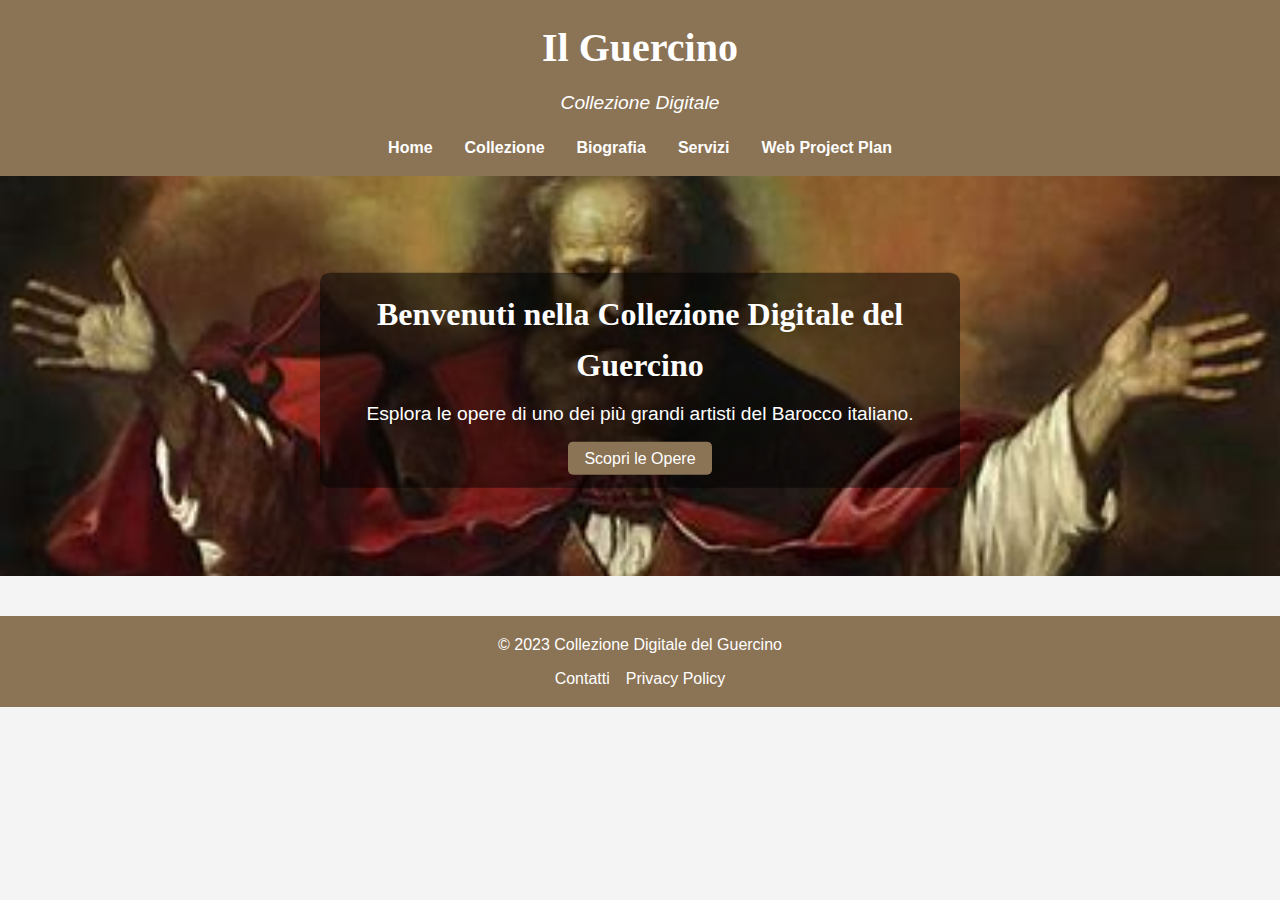
<file: index.html>
<!DOCTYPE html>
<html lang="it">
<head>
    <meta charset="UTF-8">
    <meta name="viewport" content="width=device-width, initial-scale=1.0">
    <title>Il Guercino - Collezione Digitale</title>
    <meta name="description" content="Scopri le opere di Gian Francesco Barbieri, detto il Guercino, in questa collezione digitale.">
    <link rel="stylesheet" href="styles.css"> <!-- Collegamento al file CSS -->
</head>
<body>
    <!-- Header -->
    <header>
        <div class="logo">
            <h1>Il Guercino</h1>
            <p>Collezione Digitale</p>
        </div>
        <nav>
            <ul>
                <li><a href="index.html">Home</a></li>
                <li><a href="collezione.html">Collezione</a></li>
                <li><a href="biografia.html">Biografia</a></li>
                <li><a href="servizi.html">Servizi</a></li>
                <li><a href="project-plan.html">Web Project Plan</a></li>
            </ul>
        </nav>
    </header>

    <!-- Hero Section -->
    <section class="hero">
        <img src="home.jfif" alt="Opera del Guercino">
        <div class="hero-text">
            <h2>Benvenuti nella Collezione Digitale del Guercino</h2>
            <p>Esplora le opere di uno dei più grandi artisti del Barocco italiano.</p>
            <a href="collezione.html" class="btn">Scopri le Opere</a>
        </div>
    </section>

    <!-- Footer -->
    <footer>
        <p>&copy; 2023 Collezione Digitale del Guercino</p>
        <ul>
            <li><a href="#">Contatti</a></li>
            <li><a href="#">Privacy Policy</a></li>
        </ul>
    </footer>
</body>
</html>
</file>
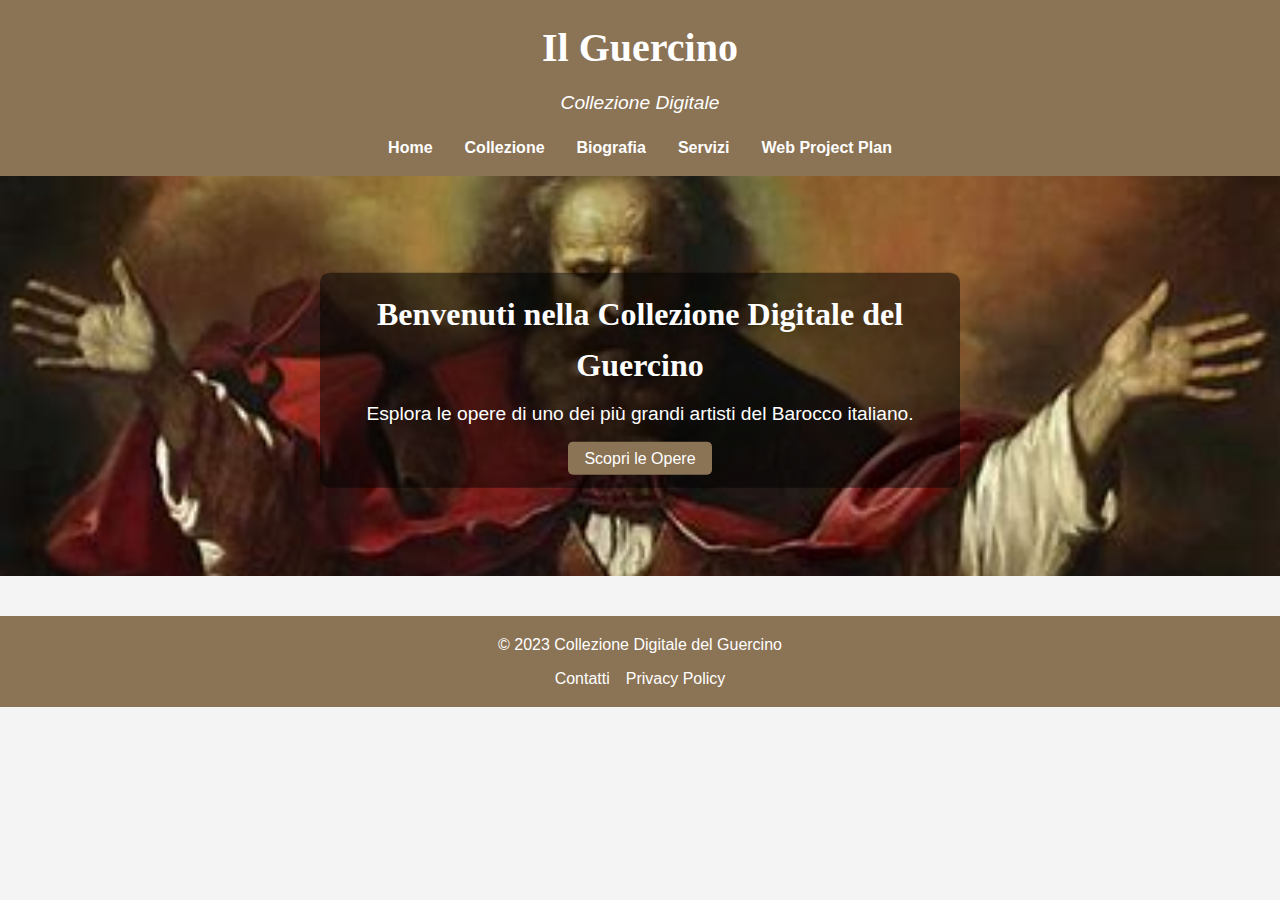
<file: Index.html>
<!DOCTYPE html>
<html lang="it">
<head>
    <meta charset="UTF-8">
    <meta name="viewport" content="width=device-width, initial-scale=1.0">
    <title>Il Guercino - Collezione Digitale</title>

    <link rel="icon" type="image/jpg" href="guercino.jpg">

    <meta name="description" content="Scopri le opere di Gian Francesco Barbieri, detto il Guercino, in questa collezione digitale.">
    <link rel="stylesheet" href="styles.css">
    <link rel="schema.DC" href="http://purl.org/dc/elements/1.1/" />
    <meta name="DC.Title" content="Collezione Digitale del Guercino" />
    <meta name="DC.Creator" content="Gian Francesco Barbieri, detto il Guercino" />
    <meta name="DC.Subject" content="Francesco Contri" />
    <meta name="DC.Description" content="Collezione digitale delle opere di Gian Francesco Barbieri, detto il Guercino, uno dei più importanti artisti del Barocco italiano." />
    <meta name="DC.Publisher" content="Collezione Digitale del Guercino" />
    <meta name="DC.Contributor" content="Studenti, Ricercatori, Appassionati d'arte" />
    <meta name="DC.Date" content="2024-12-15" />
    <meta name="DC.Type" content="Collezione Digitale" />
    <meta name="DC.Format" content="text/html" />
    <meta name="DC.Identifier" content="https://www.collezionedigitale-guercino.it/collezione.html" />
    <meta name="DC.Language" content="it" />
    <meta name="DC.Rights" content="Copyright © 2024 Collezione Digitale del Guercino. Tutti i diritti riservati." />
</head>
<body>
    <!-- Header -->
    <header>
        <div class="logo">
            <h1>Il Guercino</h1>
            <p>Collezione Digitale</p>
        </div>
        <nav>
            <ul>
                <li><a href="index.html">Home</a></li>
                <li><a href="collezione.html">Collezione</a></li>
                <li><a href="biografia.html">Biografia</a></li>
                <li><a href="servizi.html">Servizi</a></li>
                <li><a href="project-plan.html">Web Project Plan</a></li>
            </ul>
        </nav>
           <link rel="schema.DC" href="http://purl.org/dc/elements/1.1/" />
    <meta name="DC.Title" content="Collezione Digitale del Guercino" />
    <meta name="DC.Creator" content="Gian Francesco Barbieri, detto il Guercino" />
    <meta name="DC.Subject" content="Francesco Contri" />
    <meta name="DC.Description" content="Collezione digitale delle opere di Gian Francesco Barbieri, detto il Guercino, uno dei più importanti artisti del Barocco italiano." />
    <meta name="DC.Publisher" content="Collezione Digitale del Guercino" />
    <meta name="DC.Contributor" content="Studenti, Ricercatori, Appassionati d'arte" />
    <meta name="DC.Date" content="2024-12-15" />
    <meta name="DC.Type" content="Collezione Digitale" />
    <meta name="DC.Format" content="text/html" />
    <meta name="DC.Identifier" content="https://www.collezionedigitale-guercino.it/collezione.html" />
    <meta name="DC.Language" content="it" />
    <meta name="DC.Rights" content="Copyright © 2024 Collezione Digitale del Guercino. Tutti i diritti riservati." />
    </header>

    <!-- Hero Section -->
    <section class="hero">
        <img src="home.jfif" alt="Opera del Guercino">
        <div class="hero-text">
            <h2>Benvenuti nella Collezione Digitale del Guercino</h2>
            <p>Esplora le opere di uno dei più grandi artisti del Barocco italiano.</p>
            <a href="collezione.html" class="btn">Scopri le Opere</a>
        </div>
    </section>

    <!-- Footer -->
    <footer>
        <p>&copy; 2023 Collezione Digitale del Guercino</p>
        <ul>
            <li><a href="#">Contatti</a></li>
            <li><a href="#">Privacy Policy</a></li>
        </ul>
    </footer>
</body>
</html>
</file>
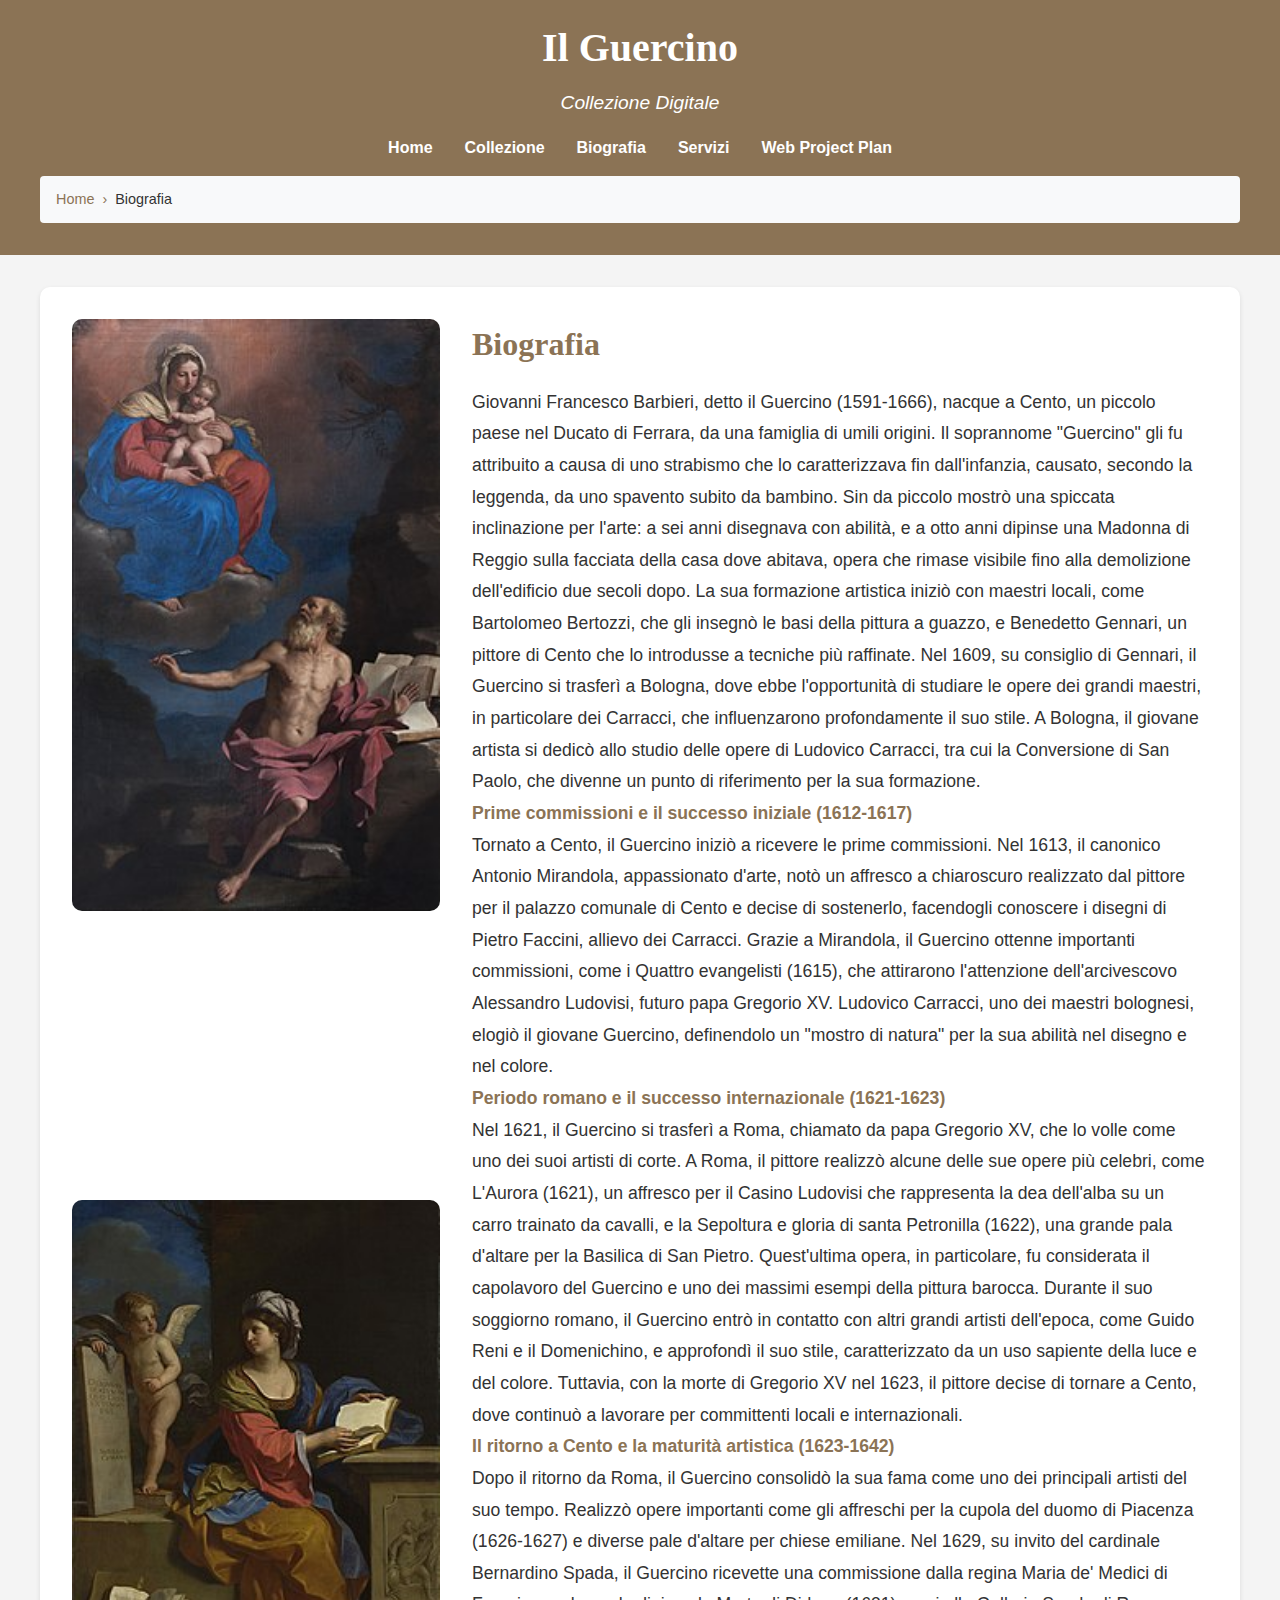
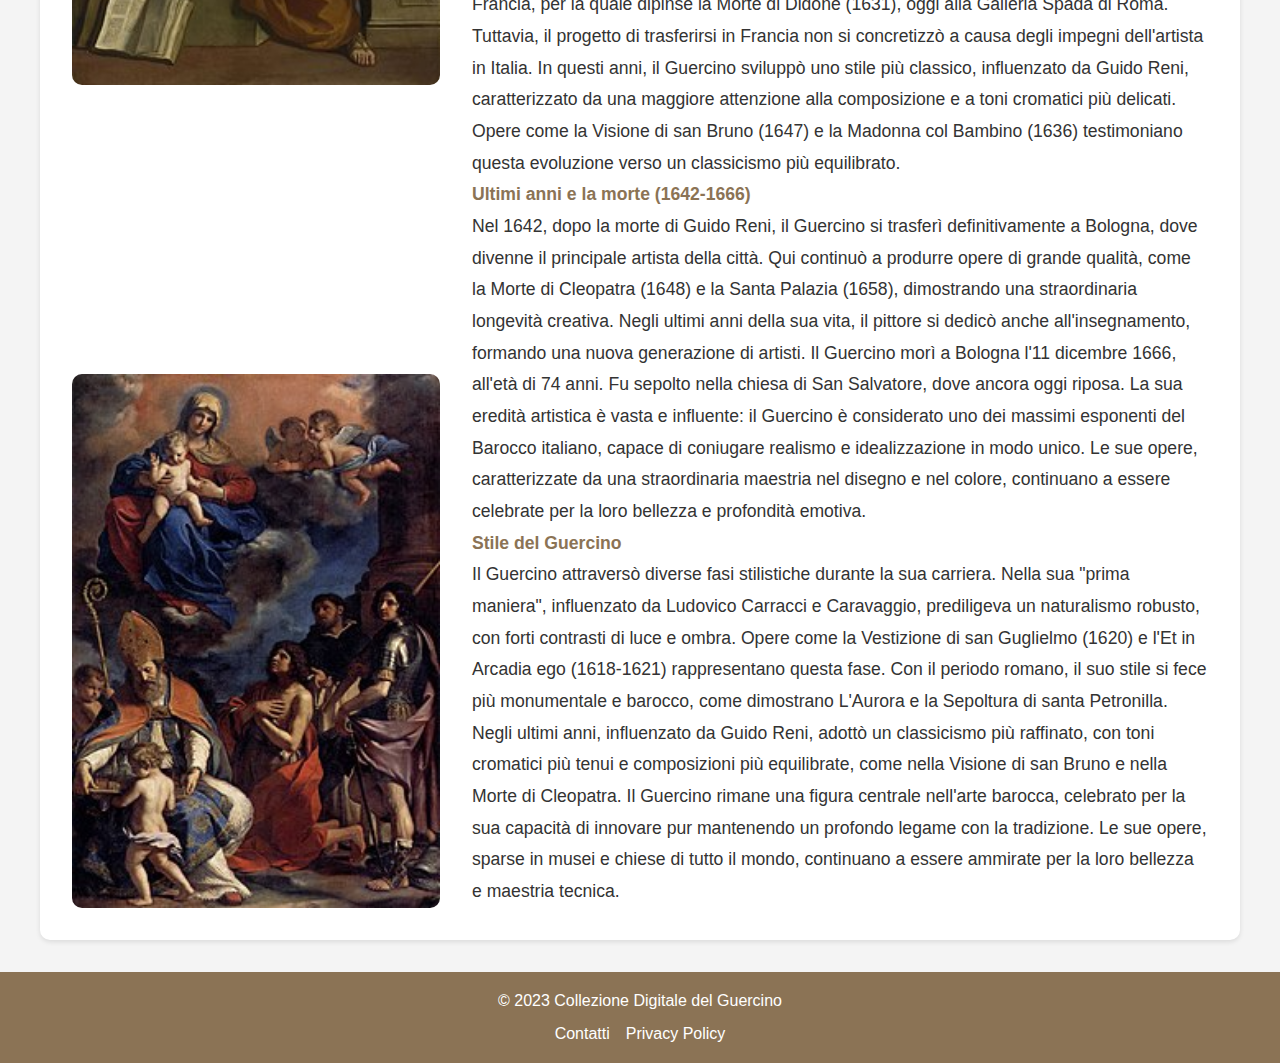
<file: biografia.html>
<!DOCTYPE html>
<html lang="it">
<head>
    <meta charset="UTF-8">
    <meta name="viewport" content="width=device-width, initial-scale=1.0">
    <title>Biografia - Il Guercino</title>
    <link rel="icon" type="image/jpg" href="guercino.jpg">
    <link rel="stylesheet" href="styles.css">
    <link rel="schema.DC" href="http://purl.org/dc/elements/1.1/" />
    <meta name="DC.Title" content="Collezione Digitale del Guercino" />
    <meta name="DC.Creator" content="Gian Francesco Barbieri, detto il Guercino" />
    <meta name="DC.Subject" content="Francesco Contri" />
    <meta name="DC.Description" content="Collezione digitale delle opere di Gian Francesco Barbieri, detto il Guercino, uno dei più importanti artisti del Barocco italiano." />
    <meta name="DC.Publisher" content="Collezione Digitale del Guercino" />
    <meta name="DC.Contributor" content="Studenti, Ricercatori, Appassionati d'arte" />
    <meta name="DC.Date" content="2024-12-15" />
    <meta name="DC.Type" content="Collezione Digitale" />
    <meta name="DC.Format" content="text/html" />
    <meta name="DC.Identifier" content="https://www.collezionedigitale-guercino.it/collezione.html" />
    <meta name="DC.Language" content="it" />
    <meta name="DC.Rights" content="Copyright © 2024 Collezione Digitale del Guercino. Tutti i diritti riservati." />
</head>
<body>
    <header>
        <div class="logo">
            <h1>Il Guercino</h1>
            <p>Collezione Digitale</p>
        </div>
        <nav>
            <ul>
                <li><a href="index.html">Home</a></li>
                <li><a href="collezione.html">Collezione</a></li>
                <li><a href="biografia.html">Biografia</a></li>
                <li><a href="servizi.html">Servizi</a></li>
                <li><a href="project-plan.html">Web Project Plan</a></li>
            </ul>
        </nav>
<!-- Breadcrumb -->
<div class="breadcrumb">
    <ul>
        <li><a href="index.html">Home</a></li>
        <li>Biografia</li>
    </ul>
</div>

    </header>

    <section class="Biografia">
        <div class="immagine">
            <img src="imgbio1.jpg" alt="Titolo Opera 1">
            <img src="imgbio2.jpg" alt="Titolo Opera 1">
            <img src="imgbio3.jpg" alt="Titolo Opera 1">
        </div>
        <div class="biografia">
            <h2>Biografia</h2>
            <p>Giovanni Francesco Barbieri, detto il Guercino (1591-1666), nacque a Cento, un piccolo paese nel Ducato di Ferrara, 
                da una famiglia di umili origini. Il soprannome "Guercino" gli fu attribuito a causa di uno strabismo che lo caratterizzava fin 
                dall'infanzia, causato, secondo la leggenda, da uno spavento subito da bambino. Sin da piccolo mostrò una spiccata inclinazione 
                per l'arte: a sei anni disegnava con abilità, e a otto anni dipinse una Madonna di Reggio sulla facciata della casa dove abitava, 
                opera che rimase visibile fino alla demolizione dell'edificio due secoli dopo.

                La sua formazione artistica iniziò con maestri locali, come Bartolomeo Bertozzi, che gli insegnò le basi della pittura a guazzo, 
                e Benedetto Gennari, un pittore di Cento che lo introdusse a tecniche più raffinate. Nel 1609, su consiglio di Gennari, il Guercino
                 si trasferì a Bologna, dove ebbe l'opportunità di studiare le opere dei grandi maestri, in particolare dei Carracci, che
                  influenzarono profondamente il suo stile. A Bologna, il giovane artista si dedicò allo studio delle opere di Ludovico
                   Carracci, tra cui la Conversione di San Paolo, che divenne un punto di riferimento per la sua formazione.
                
                <strong><br>Prime commissioni e il successo iniziale (1612-1617)<br></strong>
                Tornato a Cento, il Guercino iniziò a ricevere le prime commissioni. Nel 1613, il canonico Antonio Mirandola, 
                appassionato d'arte, notò un affresco a chiaroscuro realizzato dal pittore per il palazzo comunale di Cento e 
                decise di sostenerlo, facendogli conoscere i disegni di Pietro Faccini, allievo dei Carracci. Grazie a Mirandola, 
                il Guercino ottenne importanti commissioni, come i Quattro evangelisti (1615), che attirarono l'attenzione dell'arcivescovo 
                Alessandro Ludovisi, futuro papa Gregorio XV. Ludovico Carracci, uno dei maestri bolognesi, elogiò il giovane 
                Guercino, definendolo un "mostro di natura" per la sua abilità nel disegno e nel colore.
            

                <strong><br>Periodo romano e il successo internazionale (1621-1623)<br></strong>
Nel 1621, il Guercino si trasferì a Roma, chiamato da papa Gregorio XV, che lo volle come uno dei suoi artisti di corte. A Roma, il pittore realizzò alcune delle sue opere più celebri, come L'Aurora (1621), un affresco per il Casino Ludovisi che rappresenta la dea dell'alba su un carro trainato da cavalli, e la Sepoltura e gloria di santa Petronilla (1622), una grande pala d'altare per la Basilica di San Pietro. Quest'ultima opera, in particolare, fu considerata il capolavoro del Guercino e uno dei massimi esempi della pittura barocca.

Durante il suo soggiorno romano, il Guercino entrò in contatto con altri grandi artisti dell'epoca, come Guido Reni e il Domenichino, e approfondì il suo stile, caratterizzato da un uso sapiente della luce e del colore. Tuttavia, con la morte di Gregorio XV nel 1623, il pittore decise di tornare a Cento, dove continuò a lavorare per committenti locali e internazionali.

<strong><br>Il ritorno a Cento e la maturità artistica (1623-1642)<br></strong>
Dopo il ritorno da Roma, il Guercino consolidò la sua fama come uno dei principali artisti del suo tempo. Realizzò opere importanti come gli affreschi per la cupola del duomo di Piacenza (1626-1627) e diverse pale d'altare per chiese emiliane. Nel 1629, su invito del cardinale Bernardino Spada, il Guercino ricevette una commissione dalla regina Maria de' Medici di Francia, per la quale dipinse la Morte di Didone (1631), oggi alla Galleria Spada di Roma. Tuttavia, il progetto di trasferirsi in Francia non si concretizzò a causa degli impegni dell'artista in Italia.

In questi anni, il Guercino sviluppò uno stile più classico, influenzato da Guido Reni, caratterizzato da una maggiore attenzione alla composizione e a toni cromatici più delicati. Opere come la Visione di san Bruno (1647) e la Madonna col Bambino (1636) testimoniano questa evoluzione verso un classicismo più equilibrato.

<strong><br>Ultimi anni e la morte (1642-1666)<br></strong>
Nel 1642, dopo la morte di Guido Reni, il Guercino si trasferì definitivamente a Bologna, dove divenne il principale artista della città. Qui continuò a produrre opere di grande qualità, come la Morte di Cleopatra (1648) e la Santa Palazia (1658), dimostrando una straordinaria longevità creativa. Negli ultimi anni della sua vita, il pittore si dedicò anche all'insegnamento, formando una nuova generazione di artisti.

Il Guercino morì a Bologna l'11 dicembre 1666, all'età di 74 anni. Fu sepolto nella chiesa di San Salvatore, dove ancora oggi riposa. La sua eredità artistica è vasta e influente: il Guercino è considerato uno dei massimi esponenti del Barocco italiano, capace di coniugare realismo e idealizzazione in modo unico. Le sue opere, caratterizzate da una straordinaria maestria nel disegno e nel colore, continuano a essere celebrate per la loro bellezza e profondità emotiva.

<strong><br>Stile del Guercino<br></strong>
Il Guercino attraversò diverse fasi stilistiche durante la sua carriera. Nella sua "prima maniera", influenzato da Ludovico Carracci e Caravaggio, prediligeva un naturalismo robusto, con forti contrasti di luce e ombra. Opere come la Vestizione di san Guglielmo (1620) e l'Et in Arcadia ego (1618-1621) rappresentano questa fase.

Con il periodo romano, il suo stile si fece più monumentale e barocco, come dimostrano L'Aurora e la Sepoltura di santa Petronilla. Negli ultimi anni, influenzato da Guido Reni, adottò un classicismo più raffinato, con toni cromatici più tenui e composizioni più equilibrate, come nella Visione di san Bruno e nella Morte di Cleopatra.

Il Guercino rimane una figura centrale nell'arte barocca, celebrato per la sua capacità di innovare pur mantenendo un profondo legame con la tradizione. Le sue opere, sparse in musei e chiese di tutto il mondo, continuano a essere ammirate per la loro bellezza e maestria tecnica.
            </p>
        </div>
    </section>

    <footer>
        <p>&copy; 2023 Collezione Digitale del Guercino</p>
        <ul>
            <li><a href="#">Contatti</a></li>
            <li><a href="#">Privacy Policy</a></li>
        </ul>
    </footer>
</body>
</html>
</file>
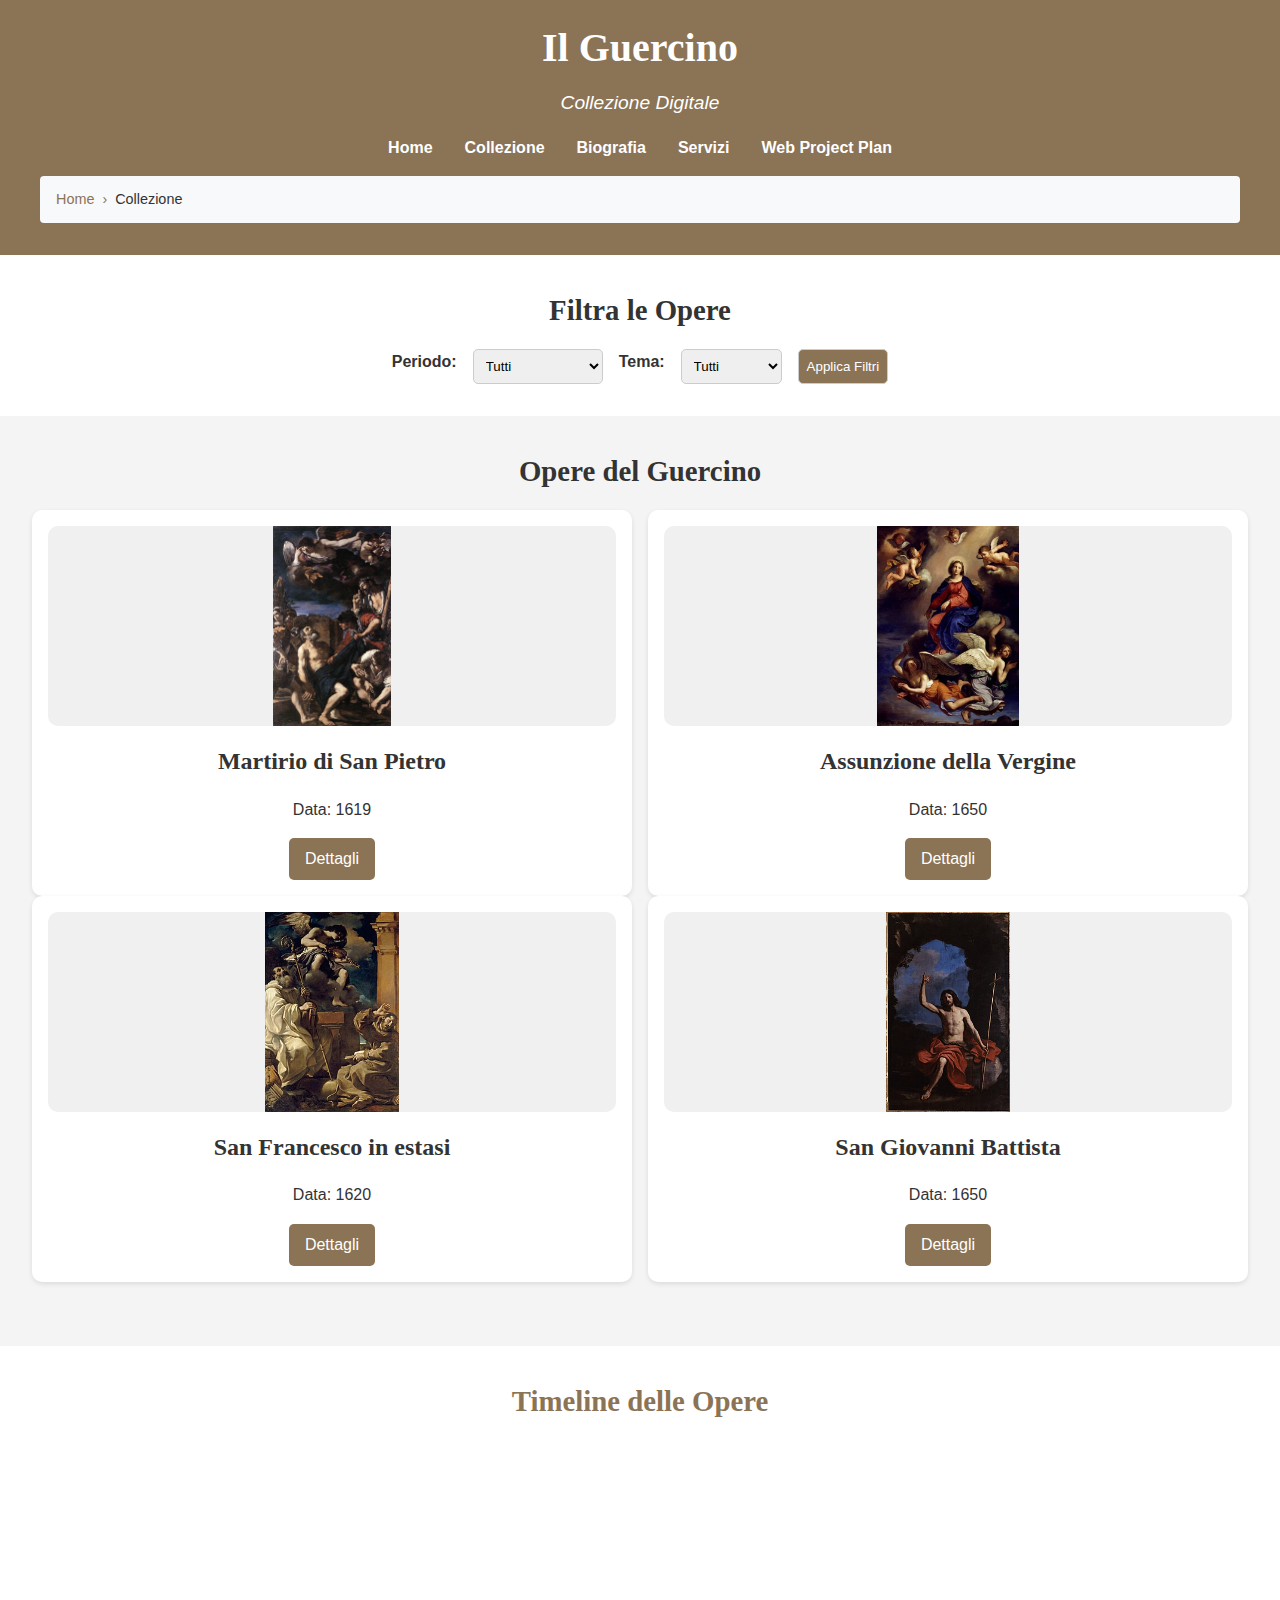
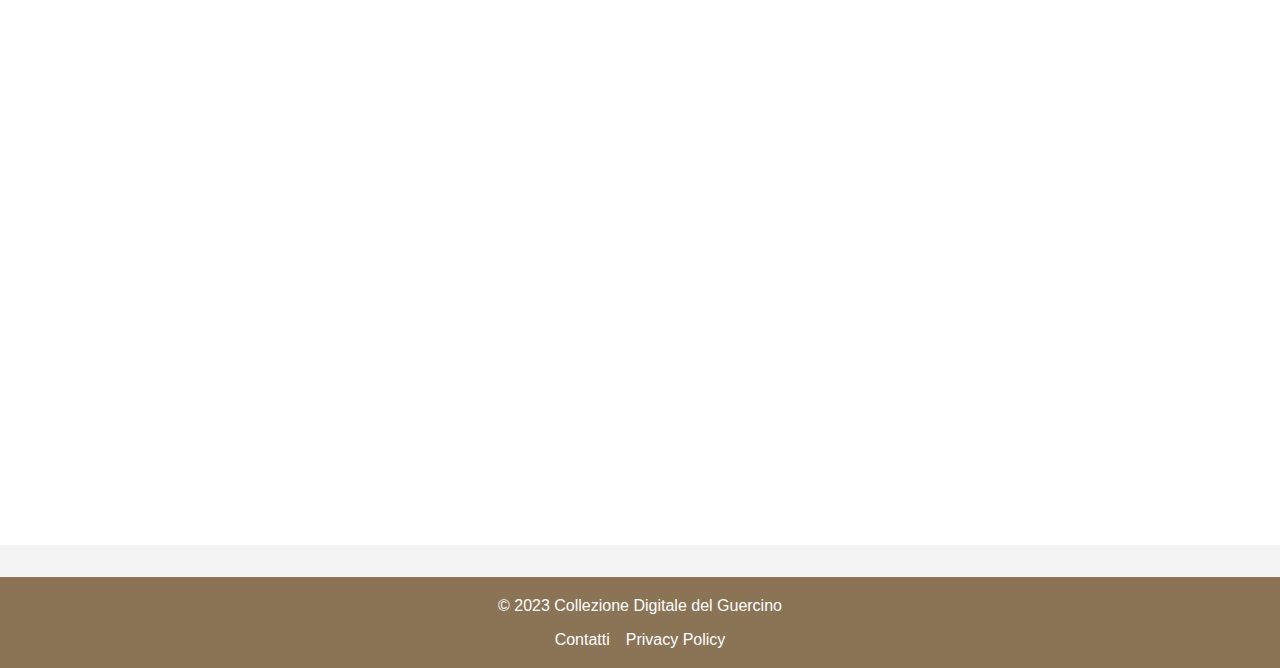
<file: collezione.html>
<!DOCTYPE html>
<html lang="it">
<head>
    <meta charset="UTF-8">
    <meta name="viewport" content="width=device-width, initial-scale=1.0">
    <title>Collezione - Il Guercino</title>
    <link rel="icon" type="image/jpg" href="guercino.jpg">
    <link rel="stylesheet" href="styles.css">

    <!-- Metadati Dublin Core -->
    <link rel="schema.DC" href="http://purl.org/dc/elements/1.1/" />
    <meta name="DC.Title" content="Collezione Digitale del Guercino" />
    <meta name="DC.Creator" content="Gian Francesco Barbieri, detto il Guercino" />
    <meta name="DC.Subject" content="Francesco Contri" />
    <meta name="DC.Description" content="Collezione digitale delle opere di Gian Francesco Barbieri, detto il Guercino, uno dei più importanti artisti del Barocco italiano." />
    <meta name="DC.Publisher" content="Collezione Digitale del Guercino" />
    <meta name="DC.Contributor" content="Studenti, Ricercatori, Appassionati d'arte" />
    <meta name="DC.Date" content="2024-12-15" />
    <meta name="DC.Type" content="Collezione Digitale" />
    <meta name="DC.Format" content="text/html" />
    <meta name="DC.Identifier" content="https://www.collezionedigitale-guercino.it/collezione.html" />
    <meta name="DC.Language" content="it" />
    <meta name="DC.Rights" content="Copyright © 2024 Collezione Digitale del Guercino. Tutti i diritti riservati." />
</head>
<body>
    <!-- Header -->
    <header>
        <div class="logo">
            <h1>Il Guercino</h1>
            <p>Collezione Digitale</p>
        </div>
        <nav>
            <ul>
                <li><a href="index.html">Home</a></li>
                <li><a href="collezione.html">Collezione</a></li>
                <li><a href="biografia.html">Biografia</a></li>
                <li><a href="servizi.html">Servizi</a></li>
                <li><a href="project-plan.html">Web Project Plan</a></li>
            </ul>
        </nav>
        <!-- Breadcrumb -->
        <div class="breadcrumb">
            <ul>
                <li><a href="index.html">Home</a></li>
                <li>Collezione</li>
            </ul>
        </div>
    </header>

    <!-- Filtri di Ricerca -->
    <section class="filtri">
        <h2>Filtra le Opere</h2>
        <form>
            <label for="periodo">Periodo:</label>
            <select id="periodo" name="periodo">
                <option value="tutti">Tutti</option>
                <option value="giovanili">Opere Giovanili</option>
                <option value="mature">Opere Mature</option>
                <option value="tarde">Opere Tarde</option>
            </select>

            <label for="tema">Tema:</label>
            <select id="tema" name="tema">
                <option value="tutti">Tutti</option>
                <option value="sacra">Arte Sacra</option>
                <option value="ritratti">Ritratti</option>
                <option value="paesaggi">Paesaggi</option>
            </select>

            <button type="submit">Applica Filtri</button>
        </form>
    </section>

    <!-- Griglia delle Opere -->
    <section class="opere">
        <h2>Opere del Guercino</h2>
        <div class="griglia-opere">
            <div class="opera" data-anno="1619" data-titolo="Martirio di San Pietro" data-link="opera2.html">
                <img src="img2.jfif" alt="Martirio di San Pietro">
                <h3>Martirio di San Pietro</h3>
                <p>Data: 1619</p>
                <a href="opera2.html">Dettagli</a>
            </div>
            <div class="opera" data-anno="1650" data-titolo="Assunzione della Vergine" data-link="opera1.html">
                <img src="img1.jfif" alt="Assunzione della Vergine">
                <h3>Assunzione della Vergine</h3>
                <p>Data: 1650</p>
                <a href="opera1.html">Dettagli</a>
            </div>
        </div>
        <div class="griglia-opere">
            <div class="opera" data-anno="1620" data-titolo="San Francesco in estasi con san Benedetto e un angelo musicante" data-link="opera3.html">
                <img src="img3.jpg" alt="San Francesco in estasi">
                <h3>San Francesco in estasi</h3>
                <p>Data: 1620</p>
                <a href="opera3.html">Dettagli</a>
            </div>
            <div class="opera" data-anno="1650" data-titolo="San Giovanni Battista nel deserto" data-link="opera4.html">
                <img src="img4.jpg" alt="San Giovanni Battista">
                <h3>San Giovanni Battista</h3>
                <p>Data: 1650</p>
                <a href="opera4.html">Dettagli</a>
            </div>
        </div>
    </section>

    <!-- Timeline Interattiva di KnightLab -->
    <section class="timeline">
        <h2>Timeline delle Opere</h2>
        <iframe src='https://cdn.knightlab.com/libs/timeline3/latest/embed/index.html?source=v2:2PACX-1vRIfXADQ3dC_Vll6cCE5Wfuym5V16t8xgdX0El7AZRvATryDtMgGYx15TtmkySwPJJeKbxBL_43bbhR&font=Default&lang=en&initial_zoom=2&height=650' width='100%' height='650' webkitallowfullscreen mozallowfullscreen allowfullscreen frameborder='0'></iframe>    </section>

    <!-- Footer -->
    <footer>
        <p>&copy; 2023 Collezione Digitale del Guercino</p>
        <ul>
            <li><a href="#">Contatti</a></li>
            <li><a href="#">Privacy Policy</a></li>
        </ul>
    </footer>
</body>
</html>
</file>
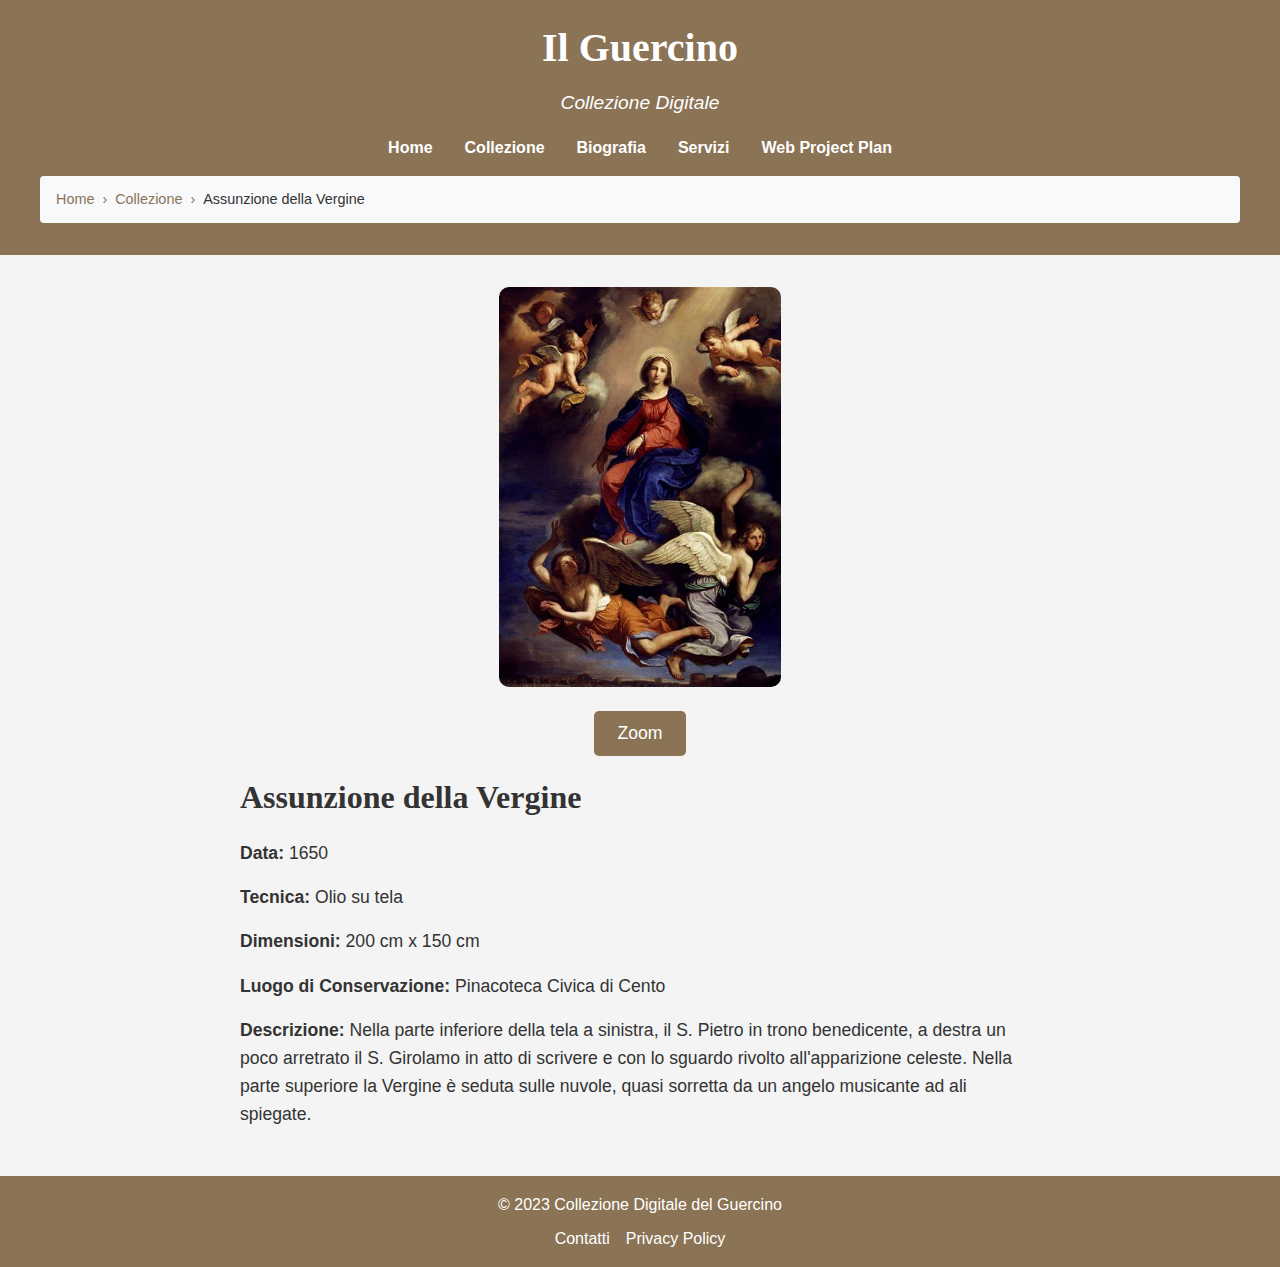
<file: opera1.html>
<!DOCTYPE html>
<html lang="it">
<head>
    <meta charset="UTF-8">
    <meta name="viewport" content="width=device-width, initial-scale=1.0">
    <title>Assunzione della Vergine - Il Guercino</title>
    <link rel="icon" type="image/jpg" href="guercino.jpg">
    <link rel="stylesheet" href="styles.css">
    <link rel="schema.DC" href="http://purl.org/dc/elements/1.1/" />
    <meta name="DC.Title" content="Collezione Digitale del Guercino" />
    <meta name="DC.Creator" content="Gian Francesco Barbieri, detto il Guercino" />
    <meta name="DC.Subject" content="Francesco Contri" />
    <meta name="DC.Description" content="Collezione digitale delle opere di Gian Francesco Barbieri, detto il Guercino, uno dei più importanti artisti del Barocco italiano." />
    <meta name="DC.Publisher" content="Collezione Digitale del Guercino" />
    <meta name="DC.Contributor" content="Studenti, Ricercatori, Appassionati d'arte" />
    <meta name="DC.Date" content="2024-12-15" />
    <meta name="DC.Type" content="Collezione Digitale" />
    <meta name="DC.Format" content="text/html" />
    <meta name="DC.Identifier" content="https://www.collezionedigitale-guercino.it/collezione.html" />
    <meta name="DC.Language" content="it" />
    <meta name="DC.Rights" content="Copyright © 2024 Collezione Digitale del Guercino. Tutti i diritti riservati." />
</head>
<body>
    <!-- Header -->
    <header>
        <div class="logo">
            <h1>Il Guercino</h1>
            <p>Collezione Digitale</p>
        </div>
        <nav>
            <ul>
                <li><a href="index.html">Home</a></li>
                <li><a href="collezione.html">Collezione</a></li>
                <li><a href="biografia.html">Biografia</a></li>
                <li><a href="servizi.html">Servizi</a></li>
                <li><a href="project-plan.html">Web Project Plan</a></li>
            </ul>
        </nav>

        <!-- Breadcrumb -->
        <div class="breadcrumb">
            <ul>
                <li><a href="index.html">Home</a></li>
                <li><a href="collezione.html">Collezione</a></li>
                <li>Assunzione della Vergine</li>
            </ul>
        </div>
    </header>

    <!-- Dettagli Opera -->
    <section class="dettagli-opera" data-anno="1650" data-titolo="Assunzione della Vergine" data-link="opera1.html">
        <div class="opera-immagine">
            <img src="img1.jfif" alt="Assunzione della Vergine">
            <button class="zoom">Zoom</button>
            <script src="script.js"></script>
        </div>
        <div class="opera-info">
            <h2>Assunzione della Vergine</h2>
            <p><strong>Data:</strong> 1650</p>
            <p><strong>Tecnica:</strong> Olio su tela</p>
            <p><strong>Dimensioni:</strong> 200 cm x 150 cm</p>
            <p><strong>Luogo di Conservazione:</strong> Pinacoteca Civica di Cento</p>
            <p><strong>Descrizione:</strong> Nella parte inferiore della tela a sinistra,
                 il S. Pietro in trono benedicente, a destra un poco arretrato il S. Girolamo in atto di 
                 scrivere e con lo sguardo rivolto all'apparizione celeste. Nella parte superiore la Vergine è seduta sulle nuvole,
                  quasi sorretta da un angelo musicante ad ali spiegate.</p>
        </div>
    </section>

    <!-- Footer -->
    <footer>
        <p>&copy; 2023 Collezione Digitale del Guercino</p>
        <ul>
            <li><a href="#">Contatti</a></li>
            <li><a href="#">Privacy Policy</a></li>
        </ul>
    </footer>
</body>
</html>
</file>
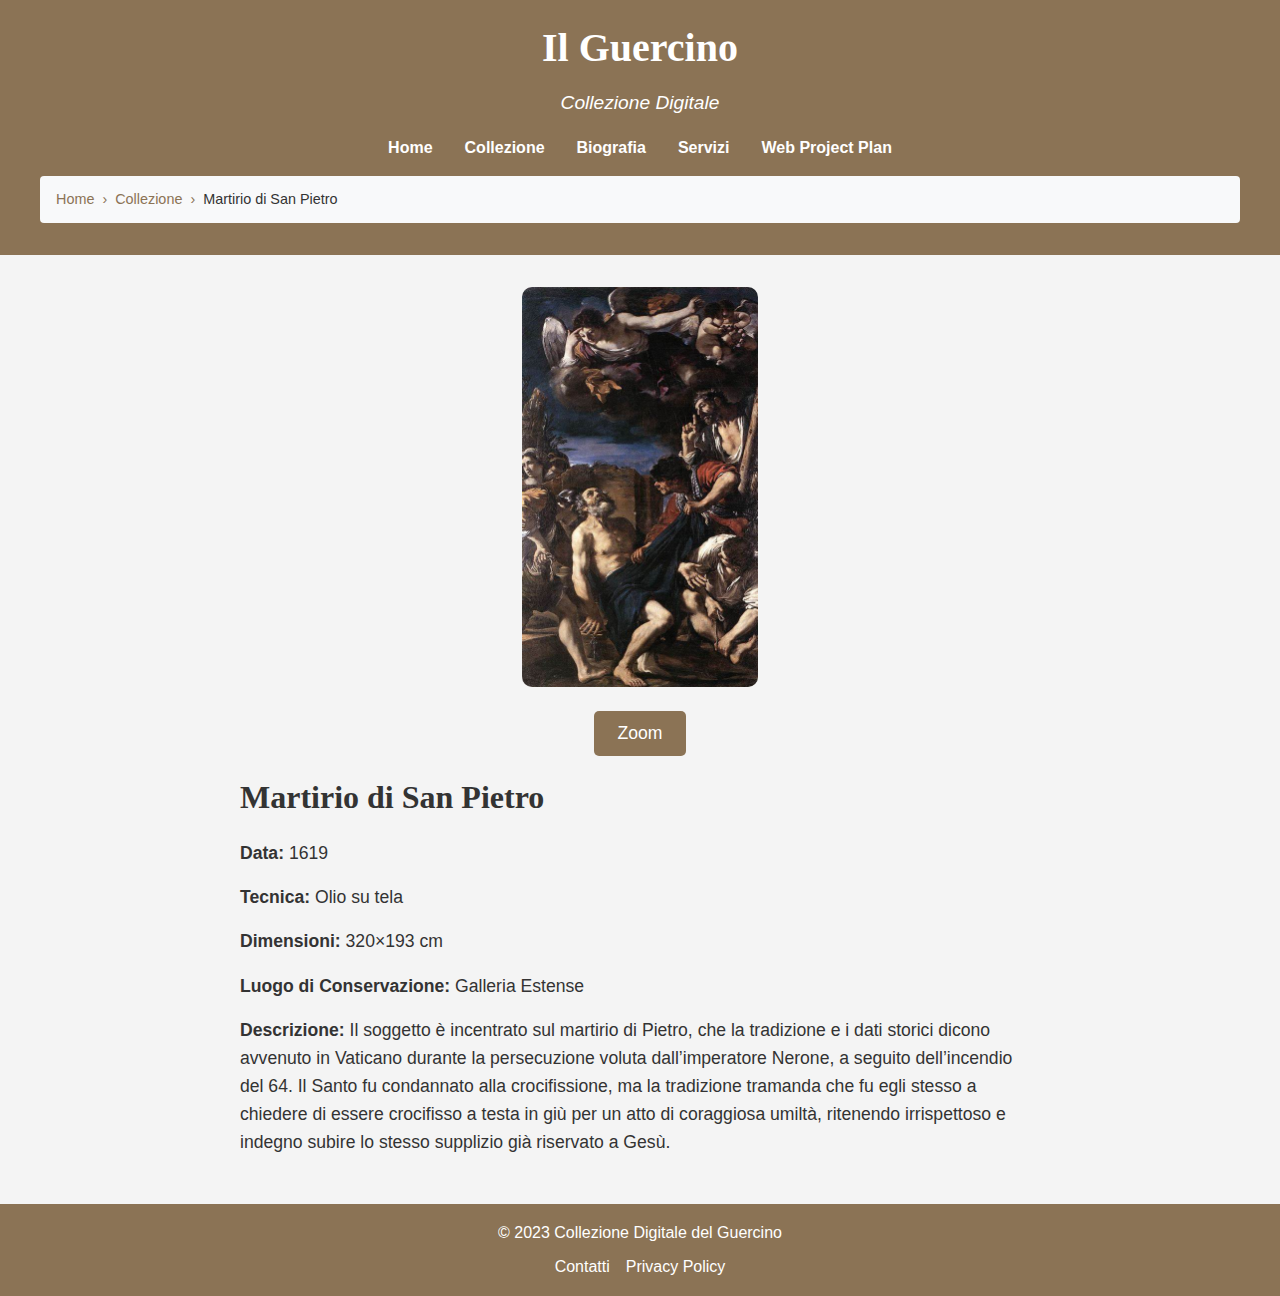
<file: opera2.html>
<!DOCTYPE html>
<html lang="it">
<head>
    <meta charset="UTF-8">
    <meta name="viewport" content="width=device-width, initial-scale=1.0">
    <title>Martirio di San Pietro - Il Guercino</title>
    <link rel="icon" type="image/jpg" href="guercino.jpg">
    <link rel="stylesheet" href="styles.css">
    <link rel="schema.DC" href="http://purl.org/dc/elements/1.1/" />
    <meta name="DC.Title" content="Collezione Digitale del Guercino" />
    <meta name="DC.Creator" content="Gian Francesco Barbieri, detto il Guercino" />
    <meta name="DC.Subject" content="Francesco Contri" />
    <meta name="DC.Description" content="Collezione digitale delle opere di Gian Francesco Barbieri, detto il Guercino, uno dei più importanti artisti del Barocco italiano." />
    <meta name="DC.Publisher" content="Collezione Digitale del Guercino" />
    <meta name="DC.Contributor" content="Studenti, Ricercatori, Appassionati d'arte" />
    <meta name="DC.Date" content="2024-12-15" />
    <meta name="DC.Type" content="Collezione Digitale" />
    <meta name="DC.Format" content="text/html" />
    <meta name="DC.Identifier" content="https://www.collezionedigitale-guercino.it/collezione.html" />
    <meta name="DC.Language" content="it" />
    <meta name="DC.Rights" content="Copyright © 2024 Collezione Digitale del Guercino. Tutti i diritti riservati." />
</head>
<body>
    <!-- Header -->
    <header>
        <div class="logo">
            <h1>Il Guercino</h1>
            <p>Collezione Digitale</p>
        </div>
        <nav>
            <ul>
                <li><a href="index.html">Home</a></li>
                <li><a href="collezione.html">Collezione</a></li>
                <li><a href="biografia.html">Biografia</a></li>
                <li><a href="servizi.html">Servizi</a></li>
                <li><a href="project-plan.html">Web Project Plan</a></li>
            </ul>
        </nav>

         <!-- Breadcrumb -->
         <div class="breadcrumb">
            <ul>
                <li><a href="index.html">Home</a></li>
                <li><a href="collezione.html">Collezione</a></li>
                <li>Martirio di San Pietro</li>
            </ul>
        </div>
    </header>

    <!-- Dettagli Opera -->
    <section class="dettagli-opera" data-anno="1619" data-titolo="Martirio di San Pietro" data-link="opera2.html">
        <div class="opera-immagine">
            <img src="img2.jfif" alt="Martirio di San Pietro">
            <button class="zoom">Zoom</button>
            <script src="script.js"></script>
        </div>
        <div class="opera-info">
            <h2>Martirio di San Pietro</h2>
            <p><strong>Data:</strong> 1619</p>
            <p><strong>Tecnica:</strong> Olio su tela</p>
            <p><strong>Dimensioni:</strong> 320×193 cm</p>
            <p><strong>Luogo di Conservazione:</strong> Galleria Estense</p>
            <p><strong>Descrizione:</strong> Il soggetto è incentrato sul martirio di Pietro, che la tradizione e i dati storici dicono avvenuto in Vaticano durante la persecuzione voluta dall’imperatore Nerone, a seguito dell’incendio del 64. Il Santo fu condannato alla crocifissione, ma la tradizione tramanda che fu egli stesso a chiedere di essere crocifisso a testa in giù per un atto di coraggiosa umiltà, ritenendo irrispettoso e indegno subire lo stesso supplizio già riservato a Gesù.</p>
        </div>
    </section>

    <!-- Footer -->
    <footer>
        <p>&copy; 2023 Collezione Digitale del Guercino</p>
        <ul>
            <li><a href="#">Contatti</a></li>
            <li><a href="#">Privacy Policy</a></li>
        </ul>
    </footer>
</body>
</html>
</file>
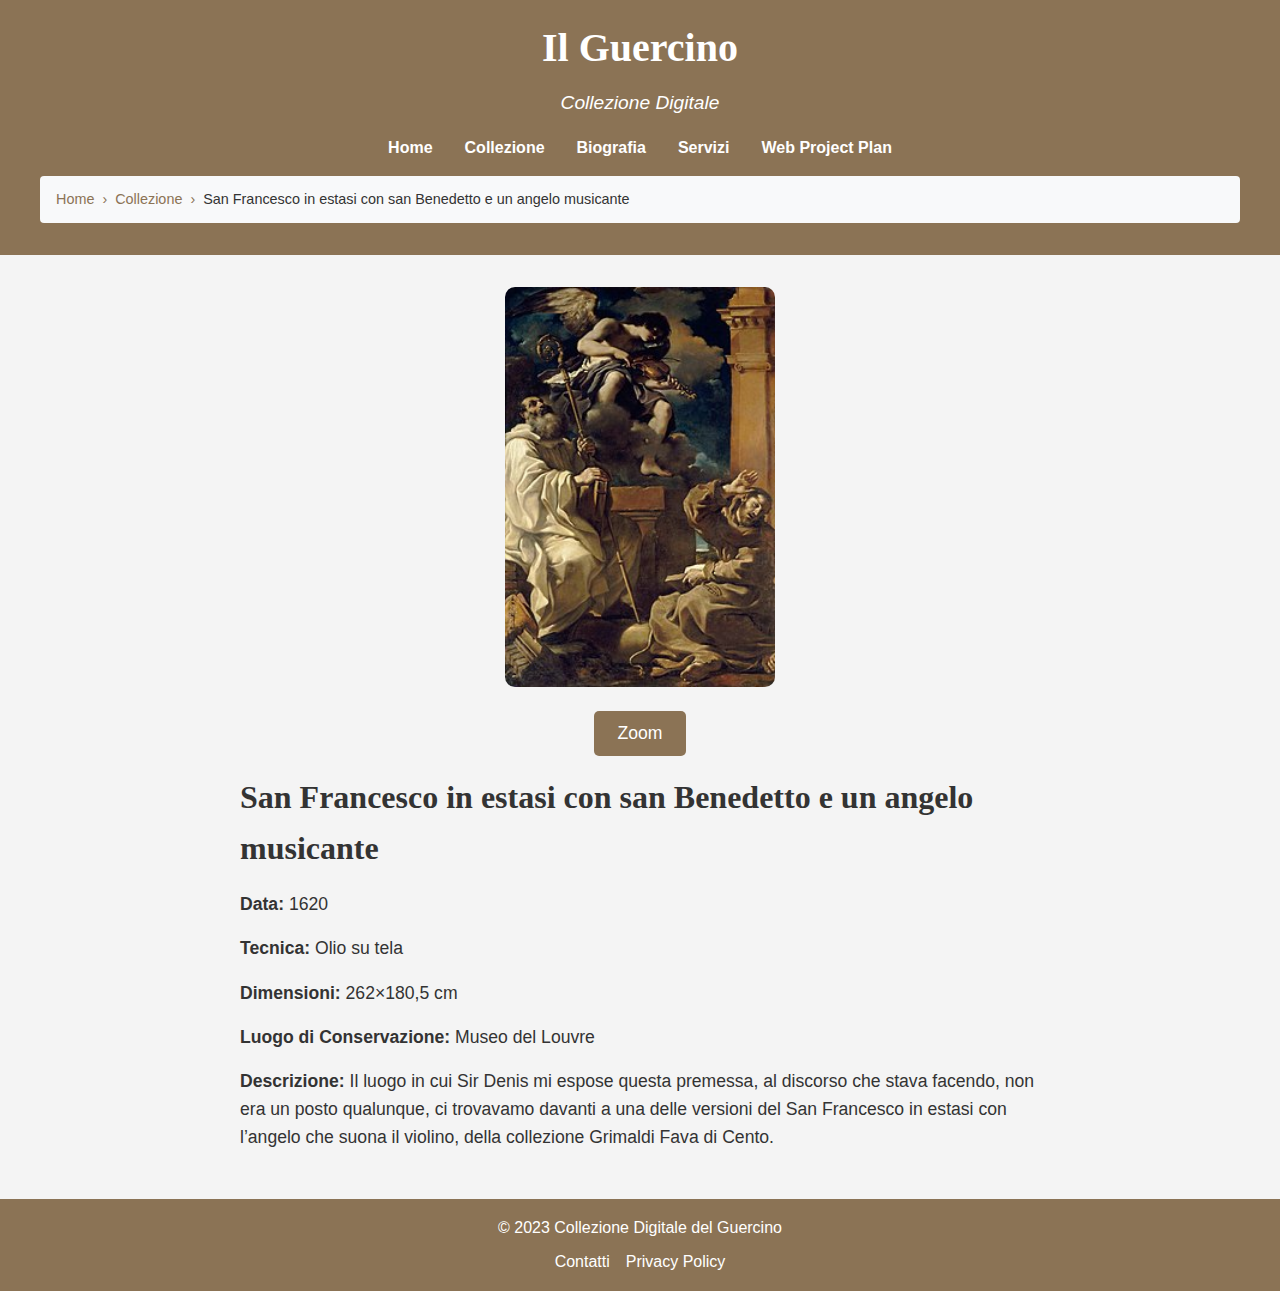
<file: opera3.html>
<!DOCTYPE html>
<html lang="it">
<head>
    <meta charset="UTF-8">
    <meta name="viewport" content="width=device-width, initial-scale=1.0">
    <title>San Francesco in estasi - Il Guercino</title>
    <link rel="icon" type="image/jpg" href="guercino.jpg">
    <link rel="stylesheet" href="styles.css">
    <link rel="schema.DC" href="http://purl.org/dc/elements/1.1/" />
    <meta name="DC.Title" content="Collezione Digitale del Guercino" />
    <meta name="DC.Creator" content="Gian Francesco Barbieri, detto il Guercino" />
    <meta name="DC.Subject" content="Francesco Contri" />
    <meta name="DC.Description" content="Collezione digitale delle opere di Gian Francesco Barbieri, detto il Guercino, uno dei più importanti artisti del Barocco italiano." />
    <meta name="DC.Publisher" content="Collezione Digitale del Guercino" />
    <meta name="DC.Contributor" content="Studenti, Ricercatori, Appassionati d'arte" />
    <meta name="DC.Date" content="2024-12-15" />
    <meta name="DC.Type" content="Collezione Digitale" />
    <meta name="DC.Format" content="text/html" />
    <meta name="DC.Identifier" content="https://www.collezionedigitale-guercino.it/collezione.html" />
    <meta name="DC.Language" content="it" />
    <meta name="DC.Rights" content="Copyright © 2024 Collezione Digitale del Guercino. Tutti i diritti riservati." />
</head>
<body>
    <!-- Header -->
    <header>
        <div class="logo">
            <h1>Il Guercino</h1>
            <p>Collezione Digitale</p>
        </div>
        <nav>
            <ul>
                <li><a href="index.html">Home</a></li>
                <li><a href="collezione.html">Collezione</a></li>
                <li><a href="biografia.html">Biografia</a></li>
                <li><a href="servizi.html">Servizi</a></li>
                <li><a href="project-plan.html">Web Project Plan</a></li>
            </ul>
        </nav>
        <!-- Breadcrumb -->
        <div class="breadcrumb">
            <ul>
                <li><a href="index.html">Home</a></li>
                <li><a href="collezione.html">Collezione</a></li>
                <li>San Francesco in estasi con san Benedetto e un angelo musicante</li>
            </ul>
        </div>
    </header>

    <!-- Dettagli Opera -->
    <section class="dettagli-opera" data-anno="1620" data-titolo="San Francesco in estasi con san Benedetto e un angelo musicante" data-link="opera3.html">
        <div class="opera-immagine">
            <img src="img3.jpg" alt="San Francesco in estasi">
            <button class="zoom">Zoom</button>
            <script src="script.js"></script>
        </div>
        <div class="opera-info">
            <h2>San Francesco in estasi con san Benedetto e un angelo musicante</h2>
            <p><strong>Data:</strong> 1620</p>
            <p><strong>Tecnica:</strong> Olio su tela</p>
            <p><strong>Dimensioni:</strong> 262×180,5 cm</p>
            <p><strong>Luogo di Conservazione:</strong> Museo del Louvre</p>
            <p><strong>Descrizione:</strong> Il luogo in cui Sir Denis mi espose questa premessa, al discorso che stava
                 facendo, non era un posto qualunque, ci trovavamo davanti a una delle versioni del San Francesco in estasi con l’angelo 
                 che suona il violino, della collezione Grimaldi Fava di Cento.</p>
        </div>
    </section>

    <!-- Footer -->
    <footer>
        <p>&copy; 2023 Collezione Digitale del Guercino</p>
        <ul>
            <li><a href="#">Contatti</a></li>
            <li><a href="#">Privacy Policy</a></li>
        </ul>
    </footer>
</body>
</html>
</file>
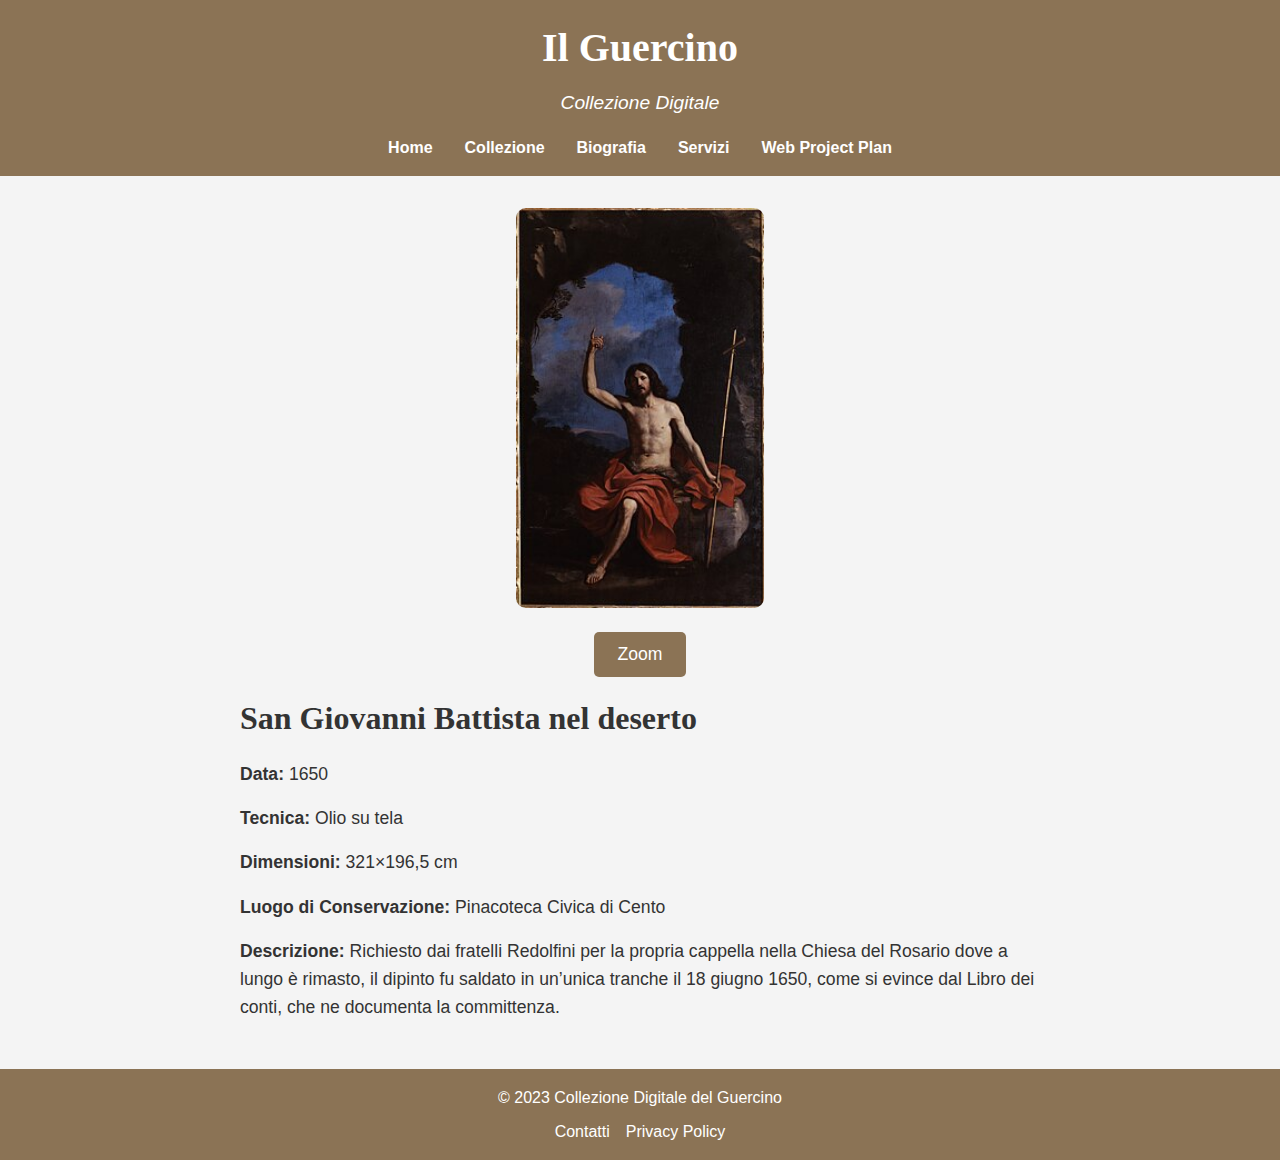
<file: opera4.html>
<!DOCTYPE html>
<html lang="it">
<head>
    <meta charset="UTF-8">
    <meta name="viewport" content="width=device-width, initial-scale=1.0">
    <title>San Giovanni Battista - Il Guercino</title>
    <link rel="stylesheet" href="styles.css">
</head>
<body>
    <!-- Header -->
    <header>
        <div class="logo">
            <h1>Il Guercino</h1>
            <p>Collezione Digitale</p>
        </div>
        <nav>
            <ul>
                <li><a href="index.html">Home</a></li>
                <li><a href="collezione.html">Collezione</a></li>
                <li><a href="biografia.html">Biografia</a></li>
                <li><a href="servizi.html">Servizi</a></li>
                <li><a href="project-plan.html">Web Project Plan</a></li>
            </ul>
        </nav>
    </header>

    <!-- Dettagli Opera -->
    <section class="dettagli-opera" data-anno="1650" data-titolo="San Giovanni Battista nel deserto" data-link="opera4.html">
        <div class="opera-immagine">
            <img src="img4.jpg" alt="San Giovanni Battista">
            <button class="zoom">Zoom</button>
            <script src="script.js"></script>
        </div>
        <div class="opera-info">
            <h2>San Giovanni Battista nel deserto</h2>
            <p><strong>Data:</strong> 1650</p>
            <p><strong>Tecnica:</strong> Olio su tela</p>
            <p><strong>Dimensioni:</strong> 321×196,5 cm</p>
            <p><strong>Luogo di Conservazione:</strong> Pinacoteca Civica di Cento</p>
            <p><strong>Descrizione:</strong> Richiesto dai fratelli Redolfini per la propria cappella nella Chiesa del 
                Rosario dove a lungo è rimasto, il dipinto fu saldato in un’unica tranche il 18 giugno 1650, come si evince dal Libro dei conti, che ne documenta la committenza.</p>
        </div>
    </section>

    <!-- Footer -->
    <footer>
        <p>&copy; 2023 Collezione Digitale del Guercino</p>
        <ul>
            <li><a href="#">Contatti</a></li>
            <li><a href="#">Privacy Policy</a></li>
        </ul>
    </footer>
</body>
</html>
</file>
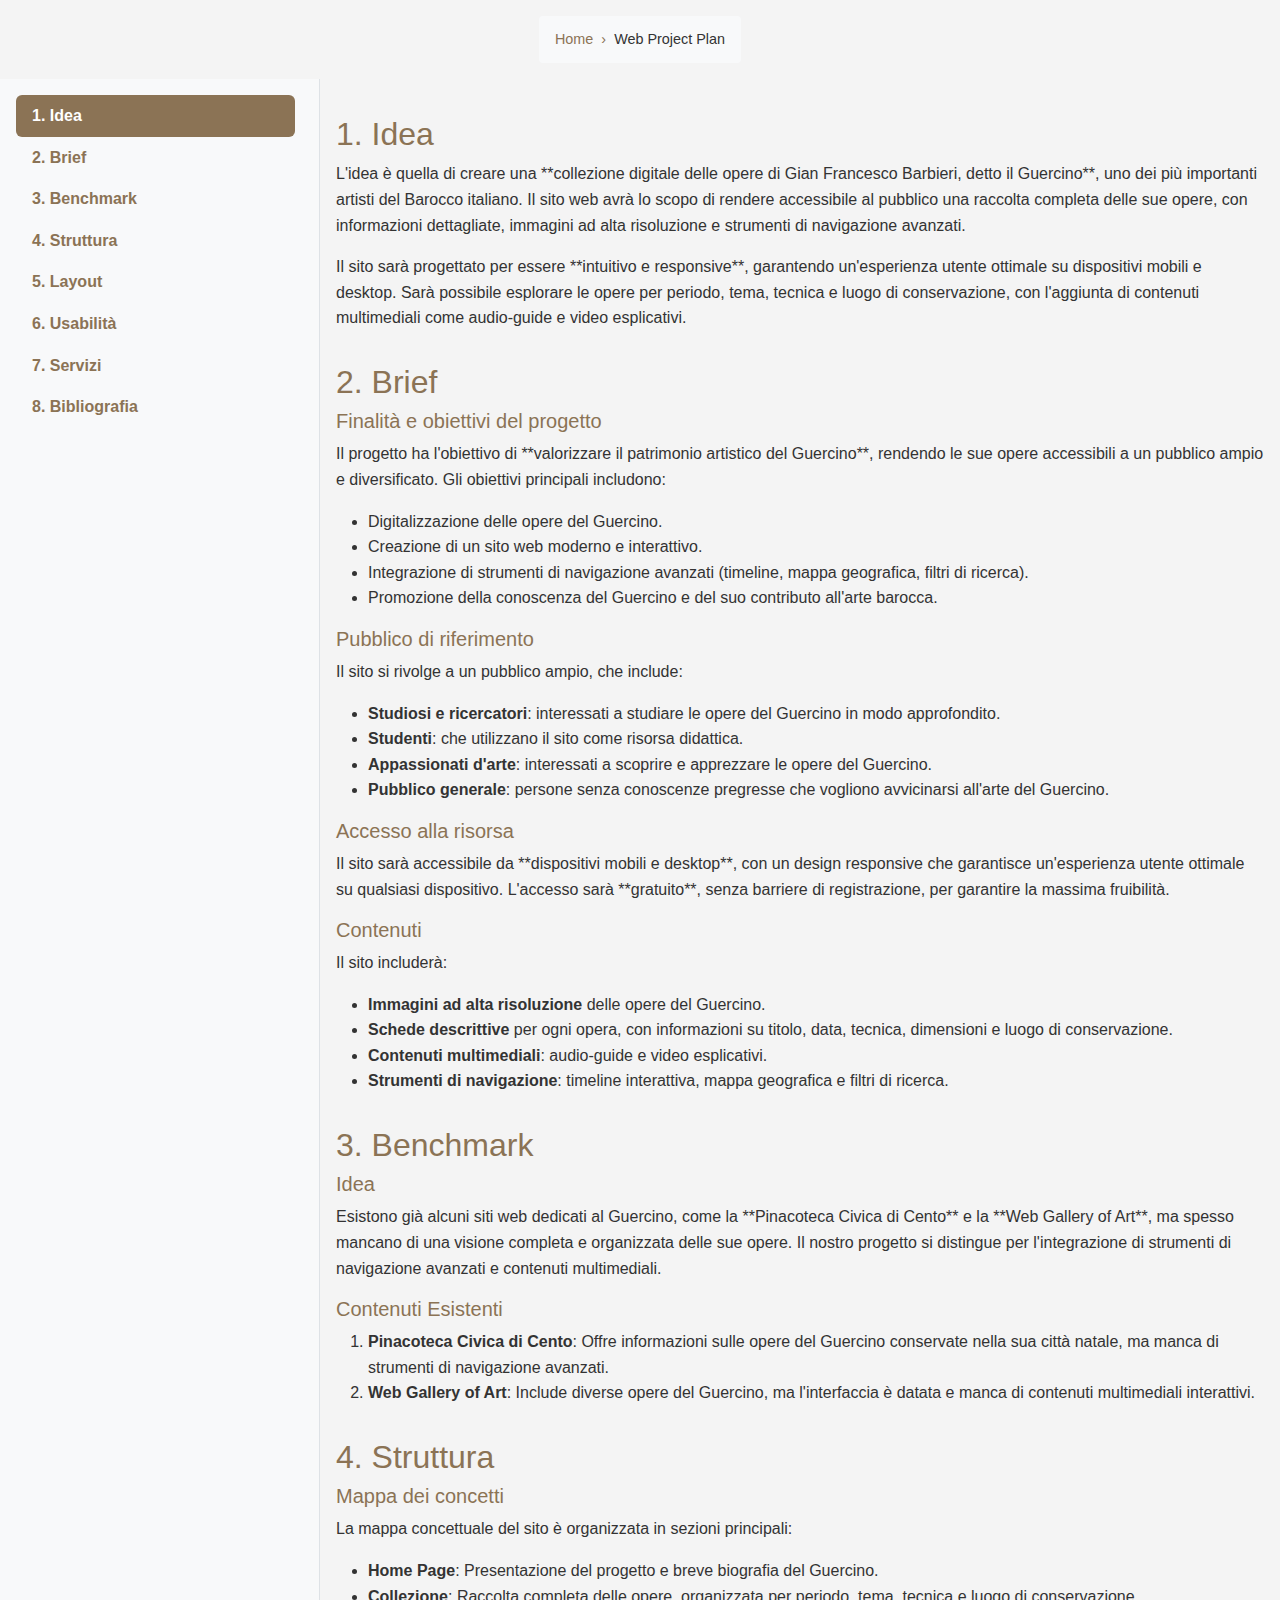
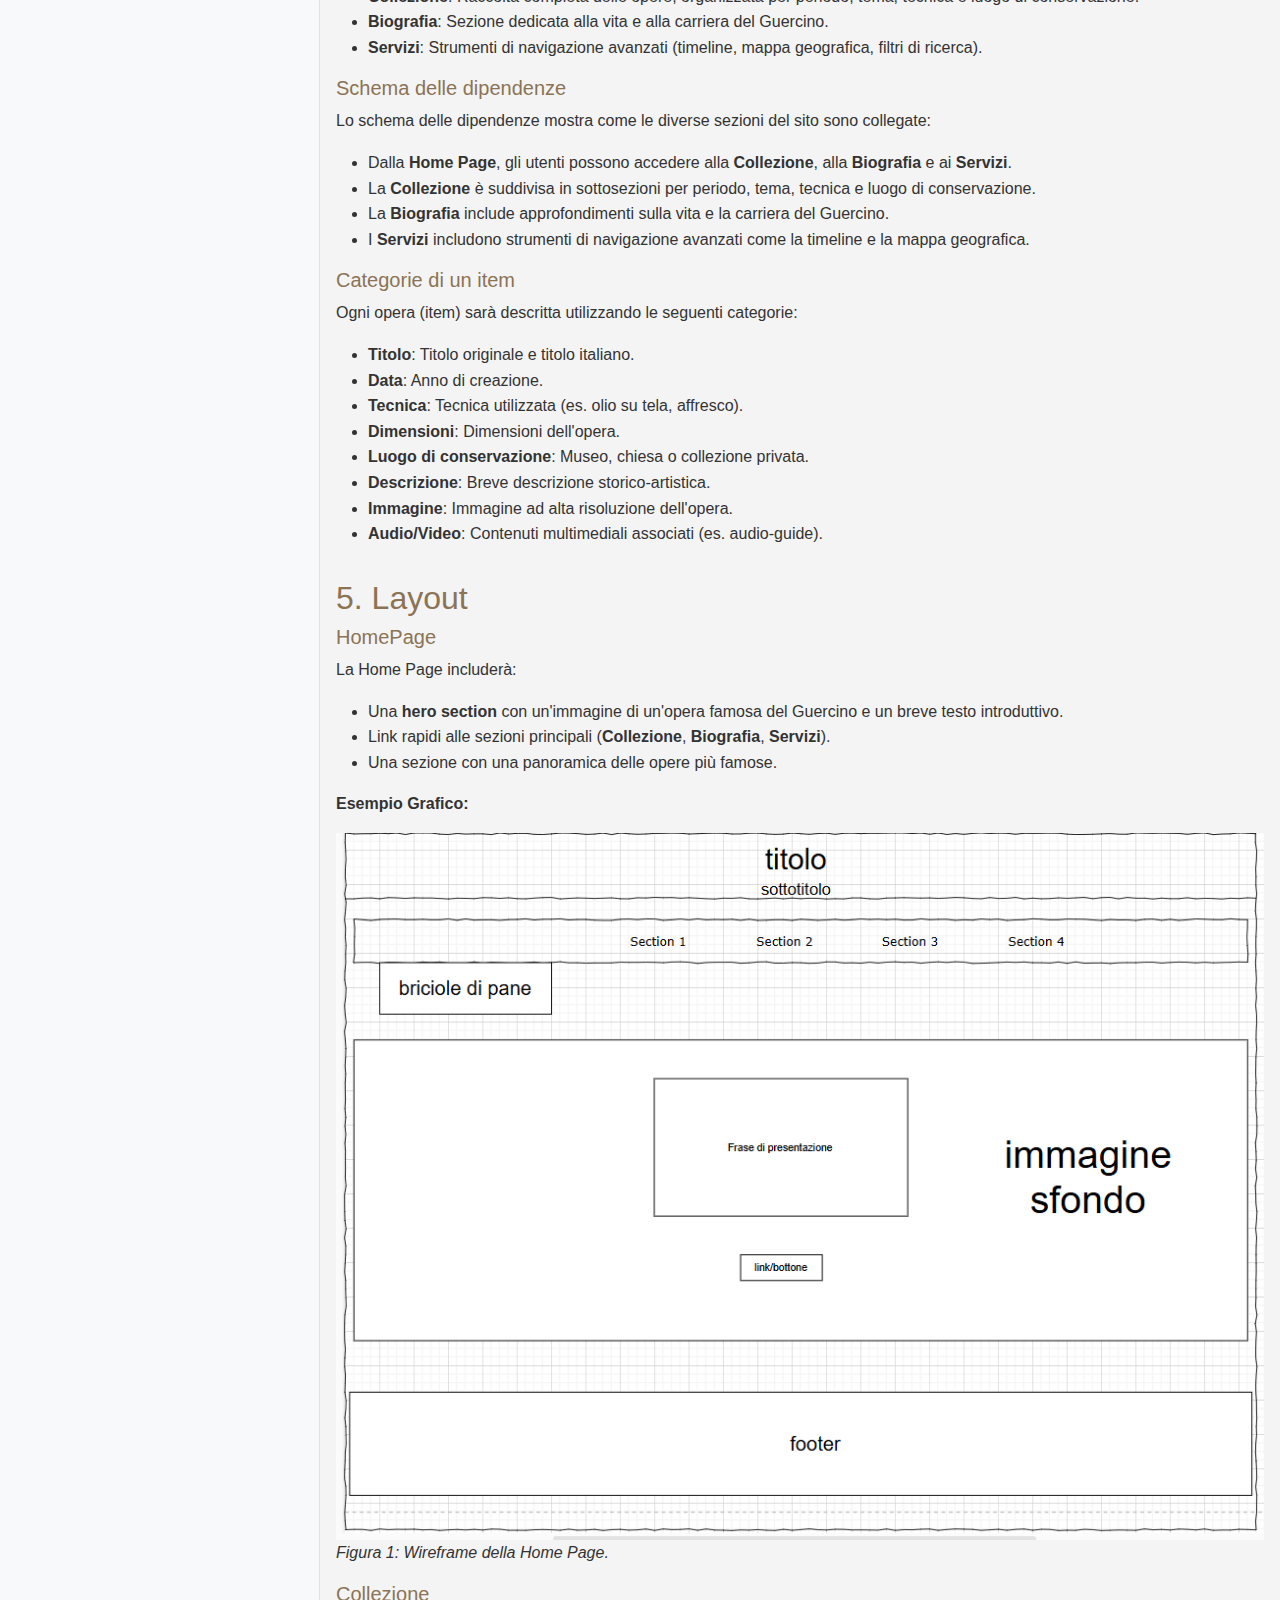
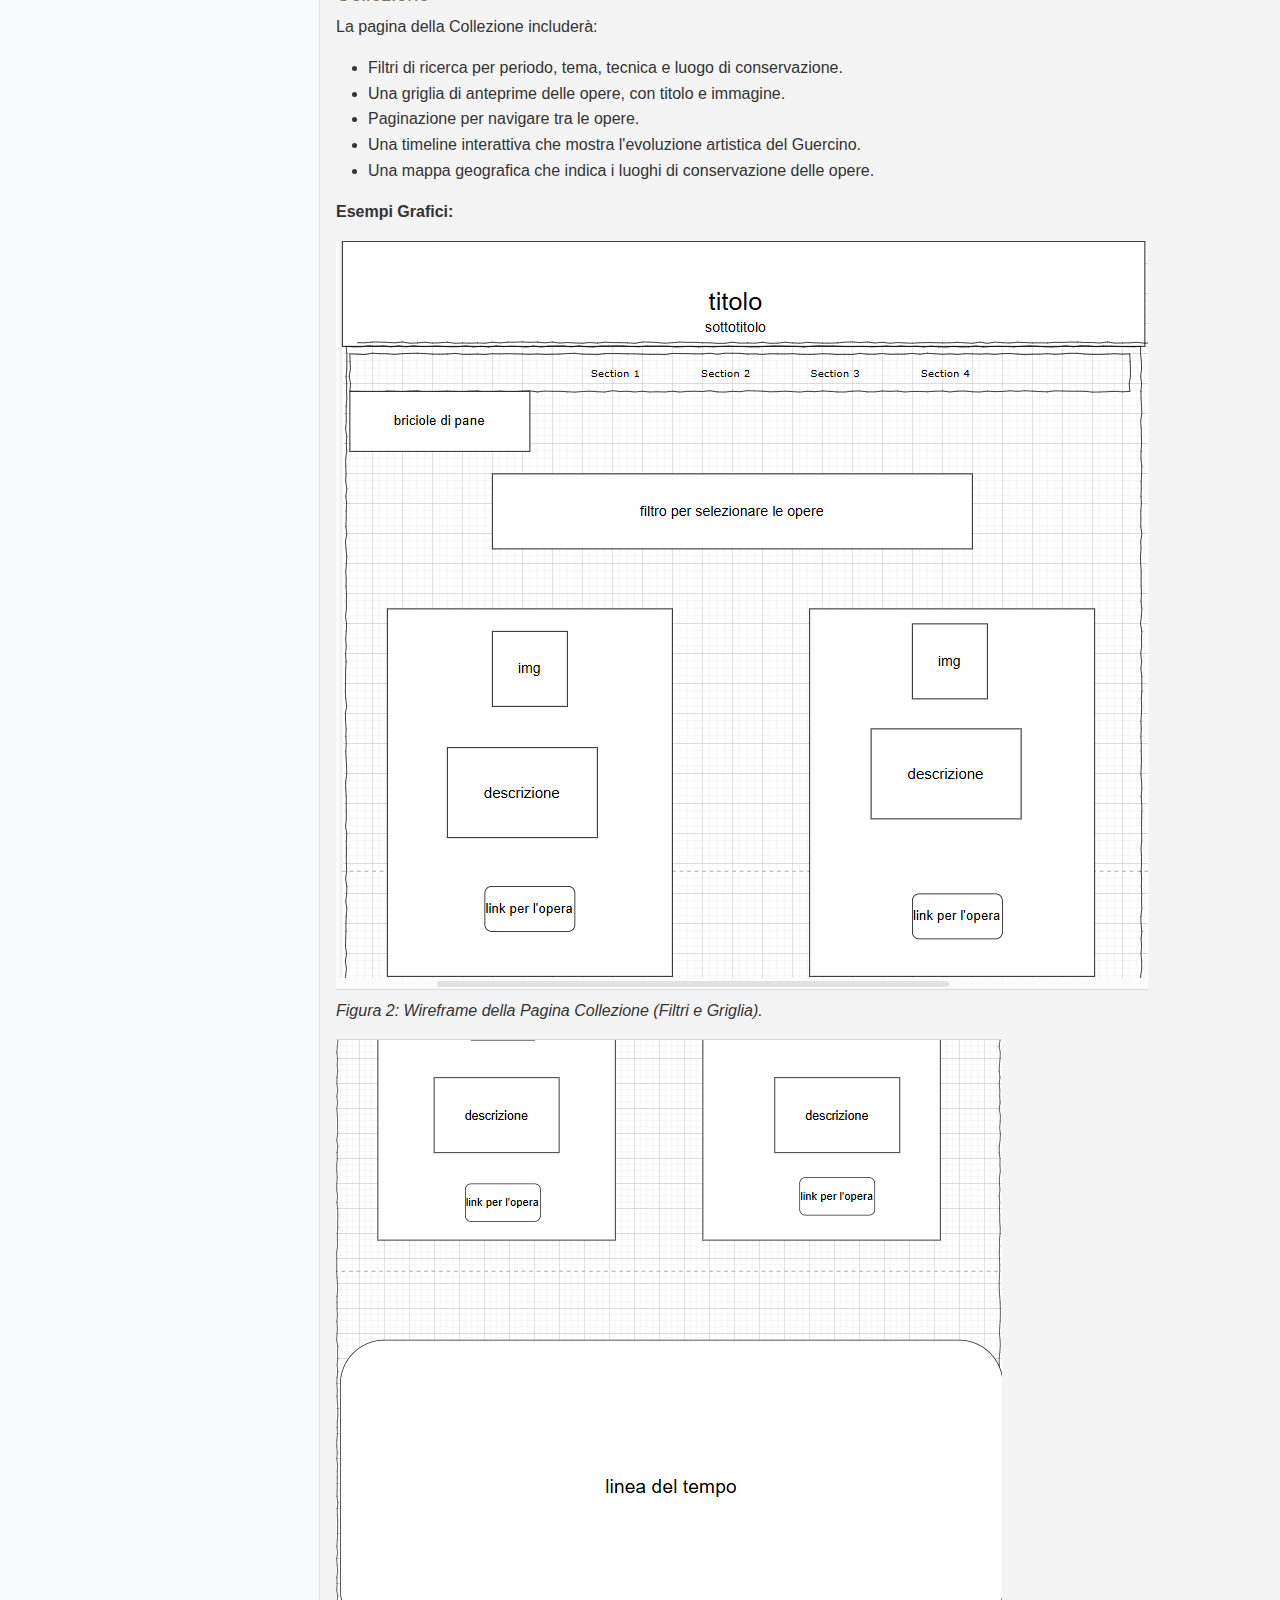
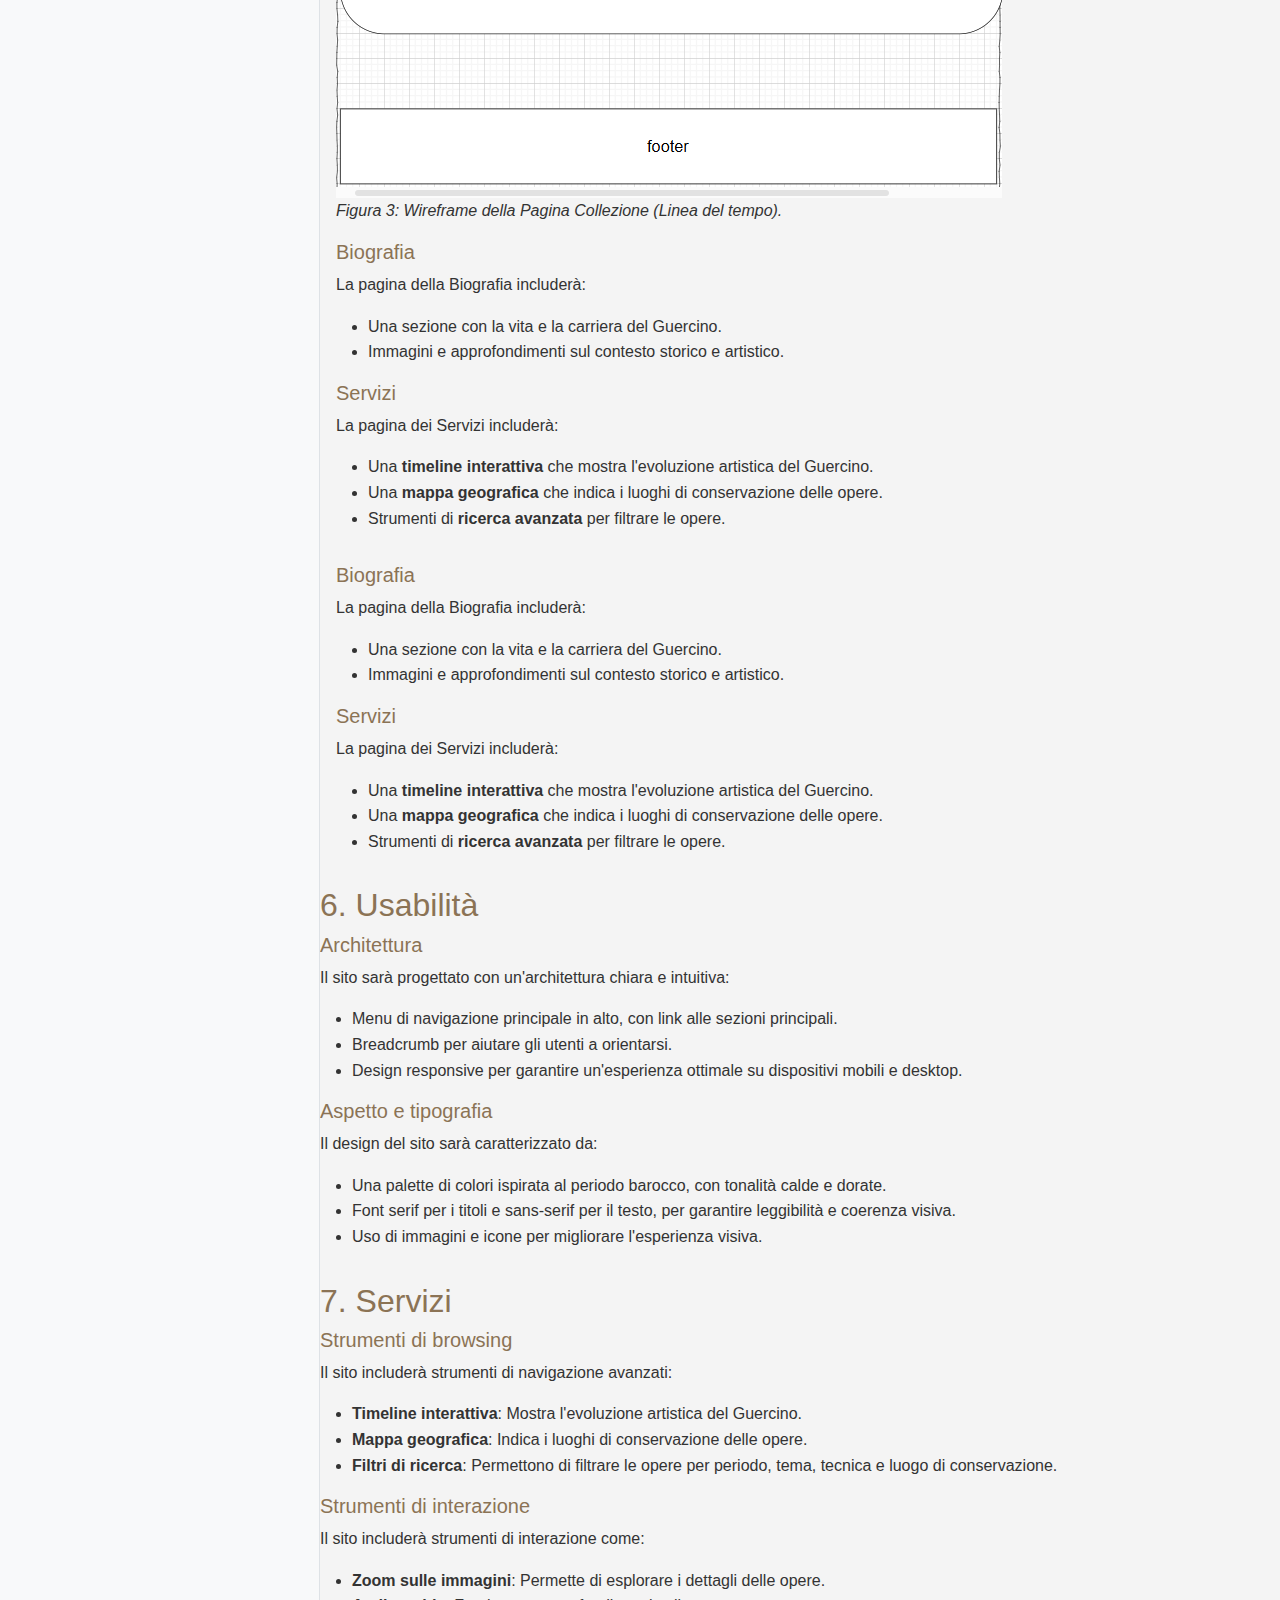
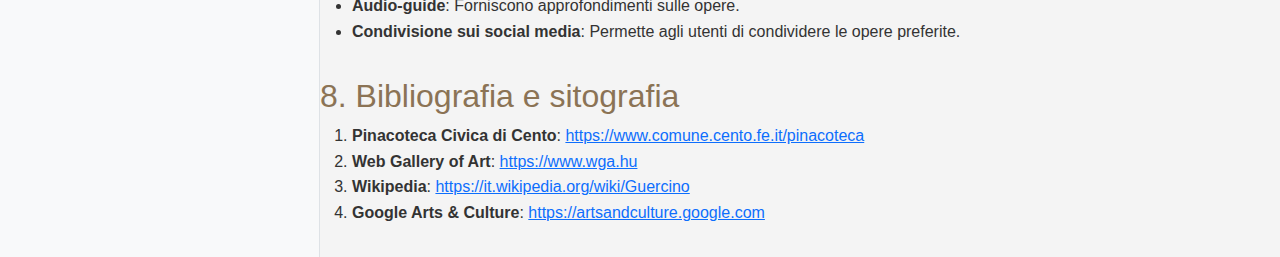
<file: project-plan.html>
<!DOCTYPE html>
<html lang="it">
<head>
    <meta charset="utf-8">
    <meta name="viewport" content="width=device-width, initial-scale=1">
    <title>Web Project Plan - Collezione Digitale del Guercino</title>
    <link href="https://cdn.jsdelivr.net/npm/bootstrap@5.3.3/dist/css/bootstrap.min.css" rel="stylesheet">
    <link rel="stylesheet" href="https://cdnjs.cloudflare.com/ajax/libs/font-awesome/5.15.4/css/all.min.css">
    <link rel="stylesheet" href="styles.css">
    <script src="https://cdn.jsdelivr.net/npm/bootstrap@5.3.3/dist/js/bootstrap.bundle.min.js"></script>
    <style>
        /* Stile per il layout a tutta altezza */
        html, body {
            height: 100%;
            margin: 0;
        }

        .wrapper {
            display: flex;
            flex-direction: column;
            min-height: 100vh;
        }

        .content {
            flex: 1;
            display: flex;
        }

        /* Stile per il menu laterale */
        #navbar-example3 {
            background-color: #f8f9fa;
            border-right: 1px solid #dee2e6;
            padding: 1rem;
            height: 100vh; /* Altezza massima */
            overflow-y: auto; /* Aggiunge lo scroll interno se il contenuto è troppo lungo */
            position: sticky;
            top: 0; /* Rimane fisso in alto */
        }

        .nav-link {
            color: #8B7355;
            font-weight: bold;
        }

        .nav-link:hover {
            color: #6B5A4A;
        }

        .nav-pills .nav-link.active {
            background-color: #8B7355;
            color: white;
        }

        /* Stile per il contenuto principale */
        .scrollspy-example-2 {
            padding: 1rem;
            flex: 1;
            overflow-y: auto;
            margin-top: 20px; /* Aggiungi un margine superiore */
        }

        h2, h5 {
            color: #8B7355;
        }

        

        .section-content {
            margin-bottom: 2rem;
        }
    </style>
    <link rel="icon" type="image/jpg" href="guercino.jpg">

       <link rel="schema.DC" href="http://purl.org/dc/elements/1.1/" />
       <meta name="DC.Title" content="Collezione Digitale del Guercino" />
       <meta name="DC.Creator" content="Gian Francesco Barbieri, detto il Guercino" />
       <meta name="DC.Subject" content="Francesco Contri" />
       <meta name="DC.Description" content="Collezione digitale delle opere di Gian Francesco Barbieri, detto il Guercino, uno dei più importanti artisti del Barocco italiano." />
       <meta name="DC.Publisher" content="Collezione Digitale del Guercino" />
       <meta name="DC.Contributor" content="Studenti, Ricercatori, Appassionati d'arte" />
       <meta name="DC.Date" content="2024-12-15" />
       <meta name="DC.Type" content="Collezione Digitale" />
       <meta name="DC.Format" content="text/html" />
       <meta name="DC.Identifier" content="https://www.collezionedigitale-guercino.it/collezione.html" />
       <meta name="DC.Language" content="it" />
       <meta name="DC.Rights" content="Copyright © 2024 Collezione Digitale del Guercino. Tutti i diritti riservati." />
</head>

<body>
    <div class="wrapper">
        <!-- Breadcrumb -->
        <div class="breadcrumb">
            <ul>
                <li><a href="index.html">Home</a></li>
                <li>Web Project Plan</li>
            </ul>
        </div>

        <!-- Contenuto principale -->
        <div class="content">
            <!-- Menu laterale -->
            <div class="col-3">
                <nav id="navbar-example3" class="h-100 flex-column align-items-stretch pe-4 border-end sticky-top">
                    <nav class="nav nav-pills flex-column">
                        <a class="nav-link" href="#item-1">1. Idea</a>
                        <a class="nav-link" href="#item-2">2. Brief</a>
                        <a class="nav-link" href="#item-3">3. Benchmark</a>
                        <a class="nav-link" href="#item-4">4. Struttura</a>
                        <a class="nav-link" href="#item-5">5. Layout</a>
                        <a class="nav-link" href="#item-6">6. Usabilità</a>
                        <a class="nav-link" href="#item-7">7. Servizi</a>
                        <a class="nav-link" href="#item-8">8. Bibliografia</a>
                    </nav>
                </nav>
            </div>

            <!-- Contenuto a destra -->
            <div class="col-9">
                <div data-bs-spy="scroll" data-bs-target="#navbar-example3" data-bs-smooth-scroll="true" class="scrollspy-example-2" tabindex="0">
                    <div id="item-1" class="section-content">
                        <h2>1. Idea</h2>
                        <p>L'idea è quella di creare una **collezione digitale delle opere di Gian Francesco Barbieri, detto il Guercino**, uno dei più importanti artisti del Barocco italiano. Il sito web avrà lo scopo di rendere accessibile al pubblico una raccolta completa delle sue opere, con informazioni dettagliate, immagini ad alta risoluzione e strumenti di navigazione avanzati.</p>
                        <p>Il sito sarà progettato per essere **intuitivo e responsive**, garantendo un'esperienza utente ottimale su dispositivi mobili e desktop. Sarà possibile esplorare le opere per periodo, tema, tecnica e luogo di conservazione, con l'aggiunta di contenuti multimediali come audio-guide e video esplicativi.</p>
                    </div>

                    <div id="item-2" class="section-content">
                        <h2>2. Brief</h2>
                        <h5>Finalità e obiettivi del progetto</h5>
                        <p>Il progetto ha l'obiettivo di **valorizzare il patrimonio artistico del Guercino**, rendendo le sue opere accessibili a un pubblico ampio e diversificato. Gli obiettivi principali includono:</p>
                        <ul>
                            <li>Digitalizzazione delle opere del Guercino.</li>
                            <li>Creazione di un sito web moderno e interattivo.</li>
                            <li>Integrazione di strumenti di navigazione avanzati (timeline, mappa geografica, filtri di ricerca).</li>
                            <li>Promozione della conoscenza del Guercino e del suo contributo all'arte barocca.</li>
                        </ul>

                        <h5>Pubblico di riferimento</h5>
                        <p>Il sito si rivolge a un pubblico ampio, che include:</p>
                        <ul>
                            <li><strong>Studiosi e ricercatori</strong>: interessati a studiare le opere del Guercino in modo approfondito.</li>
                            <li><strong>Studenti</strong>: che utilizzano il sito come risorsa didattica.</li>
                            <li><strong>Appassionati d'arte</strong>: interessati a scoprire e apprezzare le opere del Guercino.</li>
                            <li><strong>Pubblico generale</strong>: persone senza conoscenze pregresse che vogliono avvicinarsi all'arte del Guercino.</li>
                        </ul>

                        <h5>Accesso alla risorsa</h5>
                        <p>Il sito sarà accessibile da **dispositivi mobili e desktop**, con un design responsive che garantisce un'esperienza utente ottimale su qualsiasi dispositivo. L'accesso sarà **gratuito**, senza barriere di registrazione, per garantire la massima fruibilità.</p>

                        <h5>Contenuti</h5>
                        <p>Il sito includerà:</p>
                        <ul>
                            <li><strong>Immagini ad alta risoluzione</strong> delle opere del Guercino.</li>
                            <li><strong>Schede descrittive</strong> per ogni opera, con informazioni su titolo, data, tecnica, dimensioni e luogo di conservazione.</li>
                            <li><strong>Contenuti multimediali</strong>: audio-guide e video esplicativi.</li>
                            <li><strong>Strumenti di navigazione</strong>: timeline interattiva, mappa geografica e filtri di ricerca.</li>
                        </ul>
                    </div>

                    <div id="item-3" class="section-content">
                        <h2>3. Benchmark</h2>
                        <h5>Idea</h5>
                        <p>Esistono già alcuni siti web dedicati al Guercino, come la **Pinacoteca Civica di Cento** e la **Web Gallery of Art**, ma spesso mancano di una visione completa e organizzata delle sue opere. Il nostro progetto si distingue per l'integrazione di strumenti di navigazione avanzati e contenuti multimediali.</p>

                        <h5>Contenuti Esistenti</h5>
                        <ol>
                            <li><strong>Pinacoteca Civica di Cento</strong>: Offre informazioni sulle opere del Guercino conservate nella sua città natale, ma manca di strumenti di navigazione avanzati.</li>
                            <li><strong>Web Gallery of Art</strong>: Include diverse opere del Guercino, ma l'interfaccia è datata e manca di contenuti multimediali interattivi.</li>
                        </ol>
                    </div>

                    <div id="item-4" class="section-content">
                        <h2>4. Struttura</h2>
                        <h5>Mappa dei concetti</h5>
                        <p>La mappa concettuale del sito è organizzata in sezioni principali:</p>
                        <ul>
                            <li><strong>Home Page</strong>: Presentazione del progetto e breve biografia del Guercino.</li>
                            <li><strong>Collezione</strong>: Raccolta completa delle opere, organizzata per periodo, tema, tecnica e luogo di conservazione.</li>
                            <li><strong>Biografia</strong>: Sezione dedicata alla vita e alla carriera del Guercino.</li>
                            <li><strong>Servizi</strong>: Strumenti di navigazione avanzati (timeline, mappa geografica, filtri di ricerca).</li>
                        </ul>

                        <h5>Schema delle dipendenze</h5>
                        <p>Lo schema delle dipendenze mostra come le diverse sezioni del sito sono collegate:</p>
                        <ul>
                            <li>Dalla <strong>Home Page</strong>, gli utenti possono accedere alla <strong>Collezione</strong>, alla <strong>Biografia</strong> e ai <strong>Servizi</strong>.</li>
                            <li>La <strong>Collezione</strong> è suddivisa in sottosezioni per periodo, tema, tecnica e luogo di conservazione.</li>
                            <li>La <strong>Biografia</strong> include approfondimenti sulla vita e la carriera del Guercino.</li>
                            <li>I <strong>Servizi</strong> includono strumenti di navigazione avanzati come la timeline e la mappa geografica.</li>
                        </ul>

                        <h5>Categorie di un item</h5>
                        <p>Ogni opera (item) sarà descritta utilizzando le seguenti categorie:</p>
                        <ul>
                            <li><strong>Titolo</strong>: Titolo originale e titolo italiano.</li>
                            <li><strong>Data</strong>: Anno di creazione.</li>
                            <li><strong>Tecnica</strong>: Tecnica utilizzata (es. olio su tela, affresco).</li>
                            <li><strong>Dimensioni</strong>: Dimensioni dell'opera.</li>
                            <li><strong>Luogo di conservazione</strong>: Museo, chiesa o collezione privata.</li>
                            <li><strong>Descrizione</strong>: Breve descrizione storico-artistica.</li>
                            <li><strong>Immagine</strong>: Immagine ad alta risoluzione dell'opera.</li>
                            <li><strong>Audio/Video</strong>: Contenuti multimediali associati (es. audio-guide).</li>
                        </ul>
                    </div>

                    <div id="item-5" class="section-content">
                        <h2>5. Layout</h2>
                        <h5>HomePage</h5>
                        <p>La Home Page includerà:</p>
                        <ul>
                            <li>Una <strong>hero section</strong> con un'immagine di un'opera famosa del Guercino e un breve testo introduttivo.</li>
                            <li>Link rapidi alle sezioni principali (<strong>Collezione</strong>, <strong>Biografia</strong>, <strong>Servizi</strong>).</li>
                            <li>Una sezione con una panoramica delle opere più famose.</li>
                        </ul>
                        <p><strong>Esempio Grafico:</strong></p>
                        <img src="wire1.png" alt="Wireframe Home Page" style="max-width: 100%; height: auto;">
                        <p><em>Figura 1: Wireframe della Home Page.</em></p>
                    
                        <h5>Collezione</h5>
                        <p>La pagina della Collezione includerà:</p>
                        <ul>
                            <li>Filtri di ricerca per periodo, tema, tecnica e luogo di conservazione.</li>
                            <li>Una griglia di anteprime delle opere, con titolo e immagine.</li>
                            <li>Paginazione per navigare tra le opere.</li>
                            <li>Una timeline interattiva che mostra l'evoluzione artistica del Guercino.</li>
                            <li>Una mappa geografica che indica i luoghi di conservazione delle opere.</li>
                        </ul>
                        <p><strong>Esempi Grafici:</strong></p>
                        <img src="wire2.png" alt="Wireframe Collezione - Filtri e Griglia" style="max-width: 100%; height: auto;">
                        <p><em>Figura 2: Wireframe della Pagina Collezione (Filtri e Griglia).</em></p>
                        <img src="wire3.png" alt="Wireframe Collezione - Linea del tempo" style="max-width: 100%; height: auto;">
                        <p><em>Figura 3: Wireframe della Pagina Collezione (Linea del tempo).</em></p>
                    
                        <h5>Biografia</h5>
                        <p>La pagina della Biografia includerà:</p>
                        <ul>
                            <li>Una sezione con la vita e la carriera del Guercino.</li>
                            <li>Immagini e approfondimenti sul contesto storico e artistico.</li>
                        </ul>
                    
                        <h5>Servizi</h5>
                        <p>La pagina dei Servizi includerà:</p>
                        <ul>
                            <li>Una <strong>timeline interattiva</strong> che mostra l'evoluzione artistica del Guercino.</li>
                            <li>Una <strong>mappa geografica</strong> che indica i luoghi di conservazione delle opere.</li>
                            <li>Strumenti di <strong>ricerca avanzata</strong> per filtrare le opere.</li>
                        </ul>
                    </div>

                        <h5>Biografia</h5>
                        <p>La pagina della Biografia includerà:</p>
                        <ul>
                            <li>Una sezione con la vita e la carriera del Guercino.</li>
                            <li>Immagini e approfondimenti sul contesto storico e artistico.</li>
                        </ul>

                        <h5>Servizi</h5>
                        <p>La pagina dei Servizi includerà:</p>
                        <ul>
                            <li>Una <strong>timeline interattiva</strong> che mostra l'evoluzione artistica del Guercino.</li>
                            <li>Una <strong>mappa geografica</strong> che indica i luoghi di conservazione delle opere.</li>
                            <li>Strumenti di <strong>ricerca avanzata</strong> per filtrare le opere.</li>
                        </ul>
                    </div>

                    <div id="item-6" class="section-content">
                        <h2>6. Usabilità</h2>
                        <h5>Architettura</h5>
                        <p>Il sito sarà progettato con un'architettura chiara e intuitiva:</p>
                        <ul>
                            <li>Menu di navigazione principale in alto, con link alle sezioni principali.</li>
                            <li>Breadcrumb per aiutare gli utenti a orientarsi.</li>
                            <li>Design responsive per garantire un'esperienza ottimale su dispositivi mobili e desktop.</li>
                        </ul>

                        <h5>Aspetto e tipografia</h5>
                        <p>Il design del sito sarà caratterizzato da:</p>
                        <ul>
                            <li>Una palette di colori ispirata al periodo barocco, con tonalità calde e dorate.</li>
                            <li>Font serif per i titoli e sans-serif per il testo, per garantire leggibilità e coerenza visiva.</li>
                            <li>Uso di immagini e icone per migliorare l'esperienza visiva.</li>
                        </ul>
                    </div>

                    <div id="item-7" class="section-content">
                        <h2>7. Servizi</h2>
                        <h5>Strumenti di browsing</h5>
                        <p>Il sito includerà strumenti di navigazione avanzati:</p>
                        <ul>
                            <li><strong>Timeline interattiva</strong>: Mostra l'evoluzione artistica del Guercino.</li>
                            <li><strong>Mappa geografica</strong>: Indica i luoghi di conservazione delle opere.</li>
                            <li><strong>Filtri di ricerca</strong>: Permettono di filtrare le opere per periodo, tema, tecnica e luogo di conservazione.</li>
                        </ul>

                        <h5>Strumenti di interazione</h5>
                        <p>Il sito includerà strumenti di interazione come:</p>
                        <ul>
                            <li><strong>Zoom sulle immagini</strong>: Permette di esplorare i dettagli delle opere.</li>
                            <li><strong>Audio-guide</strong>: Forniscono approfondimenti sulle opere.</li>
                            <li><strong>Condivisione sui social media</strong>: Permette agli utenti di condividere le opere preferite.</li>
                        </ul>
                    </div>

                    <div id="item-8" class="section-content">
                        <h2>8. Bibliografia e sitografia</h2>
                        <ol>
                            <li><strong>Pinacoteca Civica di Cento</strong>: <a href="https://www.comune.cento.fe.it/pinacoteca" target="_blank">https://www.comune.cento.fe.it/pinacoteca</a></li>
                            <li><strong>Web Gallery of Art</strong>: <a href="https://www.wga.hu" target="_blank">https://www.wga.hu</a></li>
                            <li><strong>Wikipedia</strong>: <a href="https://it.wikipedia.org/wiki/Guercino" target="_blank">https://it.wikipedia.org/wiki/Guercino</a></li>
                            <li><strong>Google Arts & Culture</strong>: <a href="https://artsandculture.google.com" target="_blank">https://artsandculture.google.com</a></li>
                        </ol>
                    </div>
                </div>
            </div>
        </div>
    </div>

    <script>
        // Inizializza lo ScrollSpy
        var scrollSpy = new bootstrap.ScrollSpy(document.body, {
            target: '#navbar-example3'
        });
    </script>
</body>
</html>
</file>
<file: styles.css>
/* Reset di base */
* {
    margin: 0;
    padding: 0;
    box-sizing: border-box;
}

body {
    font-family: 'Open Sans', sans-serif;
    line-height: 1.6;
    color: #333;
    background-color: #f4f4f4;
}

/* Header */
header {
    background-color: #8B7355; /* Colore marrone dorato */
    color: #fff;
    padding: 1rem 0;
    text-align: center;
}

header .logo h1 {
    font-family: 'Playfair Display', serif;
    font-size: 2.5rem;
    margin-bottom: 0.5rem;
}

header .logo p {
    font-size: 1.2rem;
    font-style: italic;
}

nav ul {
    list-style: none;
    display: flex;
    justify-content: center;
    margin-top: 1rem;
}

nav ul li {
    margin: 0 1rem;
}

nav ul li a {
    color: #fff;
    text-decoration: none;
    font-weight: bold;
}

nav ul li a:hover {
    text-decoration: underline;
}

/* Hero Section */
.hero {
    position: relative;
    text-align: center;
    color: #fff;
}

.hero img {
    width: 100%;
    height: auto;
    max-height: 400px;
    object-fit: cover;
}

.hero-text {
    position: absolute;
    top: 50%;
    left: 50%;
    transform: translate(-50%, -50%);
    background-color: rgba(0, 0, 0, 0.5); /* Sfondo semi-trasparente */
    padding: 1rem;
    border-radius: 10px;
}

.hero-text h2 {
    font-family: 'Playfair Display', serif;
    font-size: 2rem;
    margin-bottom: 0.5rem;
}

.hero-text p {
    font-size: 1.2rem;
    margin-bottom: 1rem;
}

.hero-text .btn {
    background-color: #8B7355;
    color: #fff;
    padding: 0.5rem 1rem;
    text-decoration: none;
    border-radius: 5px;
}

.hero-text .btn:hover {
    background-color: #6B5A4A;
}

/* Filtri di Ricerca */
.filtri {
    padding: 2rem;
    background-color: #fff;
    text-align: center;
}

.filtri h2 {
    font-family: 'Playfair Display', serif;
    font-size: 1.8rem;
    margin-bottom: 1rem;
}

.filtri form {
    display: flex;
    justify-content: center;
    gap: 1rem;
    flex-wrap: wrap;
}

.filtri label {
    font-weight: bold;
}

.filtri select, .filtri button {
    padding: 0.5rem;
    border: 1px solid #ccc;
    border-radius: 5px;
}

.filtri button {
    background-color: #8B7355;
    color: #fff;
    cursor: pointer;
}

.filtri button:hover {
    background-color: #6B5A4A;
}

/* Griglia delle Opere */
.opere {
    padding: 2rem;
    background-color: #f4f4f4;
}

.opere h2 {
    font-family: 'Playfair Display', serif;
    font-size: 1.8rem;
    text-align: center;
    margin-bottom: 1rem;
}

.griglia-opere {
    display: grid;
    grid-template-columns: repeat(auto-fit, minmax(250px, 1fr));
    gap: 1rem;
}

.opera {
    background-color: #fff;
    padding: 1rem;
    border-radius: 10px;
    box-shadow: 0 2px 5px rgba(0, 0, 0, 0.1);
    text-align: center;
    display: flex;
    flex-direction: column;
    align-items: center;
}

.opera img {
    width: 100%; /* Larghezza fissa */
    height: 200px; /* Altezza fissa */
    object-fit: contain; /* Mantiene le proporzioni senza tagliare l'immagine */
    border-radius: 10px;
    background-color: #f0f0f0; /* Colore di sfondo per gli spazi vuoti */
}

.opera img:hover {
    transform: scale(1.05); /* Effetto hover */
    transition: transform 0.3s ease;
}

.opera h3 {
    font-family: 'Playfair Display', serif;
    font-size: 1.5rem;
    margin: 1rem 0;
}

.opera p {
    font-size: 1rem;
    margin-bottom: 1rem;
}

.opera a {
    background-color: #8B7355;
    color: #fff;
    padding: 0.5rem 1rem;
    text-decoration: none;
    border-radius: 5px;
}

.opera a:hover {
    background-color: #6B5A4A;
}

/* Dettagli Opera */
.dettagli-opera {
    display: flex;
    flex-direction: column; /* Cambia il layout in colonna */
    margin-top: 2rem;
    padding: 0 2rem;
}

.opera-immagine {
    max-width: 600px;
    margin: 0 auto; /* Centra l'immagine */
}

.opera-immagine img {
    width: 100%; /* Larghezza fissa */
    height: 400px; /* Altezza fissa */
    object-fit: cover; /* Mantiene le proporzioni senza distorsioni */
    border-radius: 10px;
}

.zoom {
    display: block; /* Rende il bottone un blocco */
    margin: 1rem auto; /* Centra il bottone orizzontalmente e aggiunge spazio sopra/sotto */
    padding: 0.75rem 1.5rem; /* Aumenta le dimensioni del bottone */
    font-size: 1.1rem; /* Aumenta la dimensione del testo */
    background-color: #8B7355; /* Colore di sfondo */
    color: #fff; /* Colore del testo */
    border: none; /* Rimuove il bordo */
    border-radius: 5px; /* Bordi arrotondati */
    cursor: pointer; /* Cambia il cursore al passaggio del mouse */
    transition: background-color 0.3s ease; /* Aggiunge un'animazione al passaggio del mouse */
}

.zoom:hover {
    background-color: #6B5A4A; /* Cambia colore al passaggio del mouse */
}

.opera-info {
    max-width: 800px;
    margin: 0 auto; /* Centra le informazioni */
}

.opera-info h2 {
    font-family: 'Playfair Display', serif;
    font-size: 2rem;
    margin-bottom: 1rem;
}

.opera-info p {
    font-size: 1.1rem;
    margin-bottom: 1rem;
}

/* Sezione Biografia */
.Biografia {
    display: flex;
    flex-wrap: wrap;
    gap: 2rem;
    padding: 2rem;
    background-color: #fff;
    margin: 2rem auto;
    max-width: 1200px;
    border-radius: 10px;
    box-shadow: 0 2px 5px rgba(0, 0, 0, 0.1);
}

.Biografia .immagine {
    flex: 1;
    max-width: 400px;
    display: flex;
    flex-direction: column;
    justify-content: space-between; /* Distribuisce le immagini in modo uniforme */
    gap: 1rem; /* Aggiunge spazio tra le immagini */
}

.Biografia .immagine img {
    width: 100%;
    height: auto;
    border-radius: 10px;
    object-fit: cover; /* Mantiene le proporzioni dell'immagine */
}

.Biografia .biografia {
    flex: 2;
    max-width: 800px;
}

.Biografia .biografia h2 {
    font-family: 'Playfair Display', serif;
    font-size: 2rem;
    margin-bottom: 1rem;
    color: #8B7355; /* Colore marrone dorato */
}

.Biografia .biografia p {
    font-size: 1.1rem;
    line-height: 1.8;
    color: #333;
}

.Biografia .biografia strong {
    color: #8B7355; /* Colore marrone dorato per i titoli interni */
}
/* Footer */
footer {
    background-color: #8B7355;
    color: #fff;
    text-align: center;
    padding: 1rem 0;
    margin-top: 2rem;
}

footer ul {
    list-style: none;
    display: flex;
    justify-content: center;
    gap: 1rem;
    margin-top: 0.5rem;
}

footer ul li a {
    color: #fff;
    text-decoration: none;
}

footer ul li a:hover {
    text-decoration: underline;
}

/* Responsive Design */
@media (max-width: 768px) {
    .dettagli-opera {
        flex-direction: column;
    }

    .opera-immagine, .opera-info {
        max-width: 100%;
    }

    .filtri form {
        flex-direction: column;
        align-items: center;
    }

    .Biografia {
        flex-direction: column;
        padding: 1rem;
    }

    .Biografia .immagine, .Biografia .biografia {
        max-width: 100%;
    }
}


/* Stile per la Timeline */
.timeline {
    padding: 2rem;
    background-color: #fff;
    margin: 2rem 0;
}

.timeline h2 {
    font-family: 'Playfair Display', serif;
    font-size: 1.8rem;
    text-align: center;
    margin-bottom: 2rem;
    color: #8B7355;
}

.timeline-container {
    position: relative;
    max-width: 800px;
    margin: 0 auto;
    padding: 0 20px;
}

.timeline-container::before {
    content: '';
    position: absolute;
    top: 0;
    bottom: 0;
    left: 50%;
    width: 2px;
    background-color: #8B7355;
    transform: translateX(-50%);
}

.timeline-item {
    padding: 20px 40px;
    position: relative;
    width: 50%;
}

.timeline-item:nth-child(odd) {
    left: 0;
    text-align: right;
}

.timeline-item:nth-child(even) {
    left: 50%;
    text-align: left;
}

.timeline-item::after {
    content: '';
    position: absolute;
    width: 20px;
    height: 20px;
    background-color: #8B7355;
    border: 3px solid #fff;
    border-radius: 50%;
    top: 20px;
    left: 50%;
    transform: translateX(-50%);
    z-index: 1;
}

.timeline-content {
    background-color: #f4f4f4;
    padding: 20px;
    border-radius: 10px;
    box-shadow: 0 2px 5px rgba(0, 0, 0, 0.1);
}

.timeline-content h3 {
    font-family: 'Playfair Display', serif;
    font-size: 1.5rem;
    margin-bottom: 0.5rem;
    color: #8B7355;
}

.timeline-content p {
    font-size: 1rem;
    margin-bottom: 1rem;
}

.timeline-content a {
    background-color: #8B7355;
    color: #fff;
    padding: 0.5rem 1rem;
    text-decoration: none;
    border-radius: 5px;
}

.timeline-content a:hover {
    background-color: #6B5A4A;
}

/* Responsive Design per la Timeline */
@media (max-width: 768px) {
    .timeline-container::before {
        left: 20px;
    }

    .timeline-item {
        width: 100%;
        padding-left: 70px;
        padding-right: 25px;
        text-align: left;
    }

    .timeline-item:nth-child(odd),
    .timeline-item:nth-child(even) {
        left: 0;
        text-align: left;
    }

    .timeline-item::after {
        left: 20px;
    }
}

@media (max-width: 768px) {
    .zoom {
        display: none;
    }
}

/* Stili per dispositivi mobili (max-width: 768px) */
@media (max-width: 768px) {
    /* Header */
    header .logo h1 {
        font-size: 1.8rem; /* Riduci la dimensione del titolo */
    }

    header .logo p {
        font-size: 1rem; /* Riduci la dimensione del sottotitolo */
    }

    nav ul {
        flex-direction: column; /* Cambia il layout del menu in colonna */
        gap: 0.5rem; /* Aggiungi spazio tra gli elementi del menu */
    }

    nav ul li {
        margin: 0; /* Rimuovi il margine laterale */
    }

    /* Hero Section */
    .hero-text {
        width: 90%; /* Riduci la larghezza del testo */
        padding: 0.5rem; /* Riduci il padding */
    }

    .hero-text h2 {
        font-size: 1.5rem; /* Riduci la dimensione del titolo */
    }

    .hero-text p {
        font-size: 1rem; /* Riduci la dimensione del testo */
    }

    .hero-text .btn {
        padding: 0.5rem 1rem; /* Riduci le dimensioni del pulsante */
        font-size: 1rem; /* Riduci la dimensione del testo del pulsante */
    }

    /* Footer */
    footer p {
        font-size: 0.9rem; /* Riduci la dimensione del testo */
    }

    footer ul {
        flex-direction: column; /* Cambia il layout del footer in colonna */
        gap: 0.5rem; /* Aggiungi spazio tra gli elementi */
    }

    footer ul li a {
        font-size: 0.9rem; /* Riduci la dimensione del testo */
    }
}

/* Breadcrumb */
.breadcrumb {
    background-color: #f8f9fa; /* Colore di sfondo */
    padding: 0.75rem 1rem; /* Spaziatura interna */
    border-radius: 0.25rem; /* Bordi arrotondati */
    margin: 1rem auto; /* Margine esterno */
    max-width: 1200px; /* Larghezza massima */
}

.breadcrumb ul {
    list-style: none; /* Rimuove i punti elenco */
    display: flex; /* Disposizione in linea */
    gap: 0.5rem; /* Spazio tra gli elementi */
    padding: 0; /* Rimuove il padding predefinito */
    margin: 0; /* Rimuove il margine predefinito */
}

.breadcrumb ul li {
    font-size: 0.9rem; /* Dimensione del testo */
    color: #333; /* Colore del testo */
}

.breadcrumb ul li:not(:last-child)::after {
    content: "›"; /* Aggiunge il separatore */
    margin-left: 0.5rem; /* Spazio a sinistra del separatore */
    color: #8B7355; /* Colore del separatore */
}

.breadcrumb ul li a {
    color: #8B7355; /* Colore del link */
    text-decoration: none; /* Rimuove la sottolineatura */
}

.breadcrumb ul li a:hover {
    text-decoration: underline; /* Sottolinea il link al passaggio del mouse */
}

.breadcrumb ul li.active {
    color: #6B5A4A; /* Colore per l'elemento attivo (senza link) */
}
</file>
